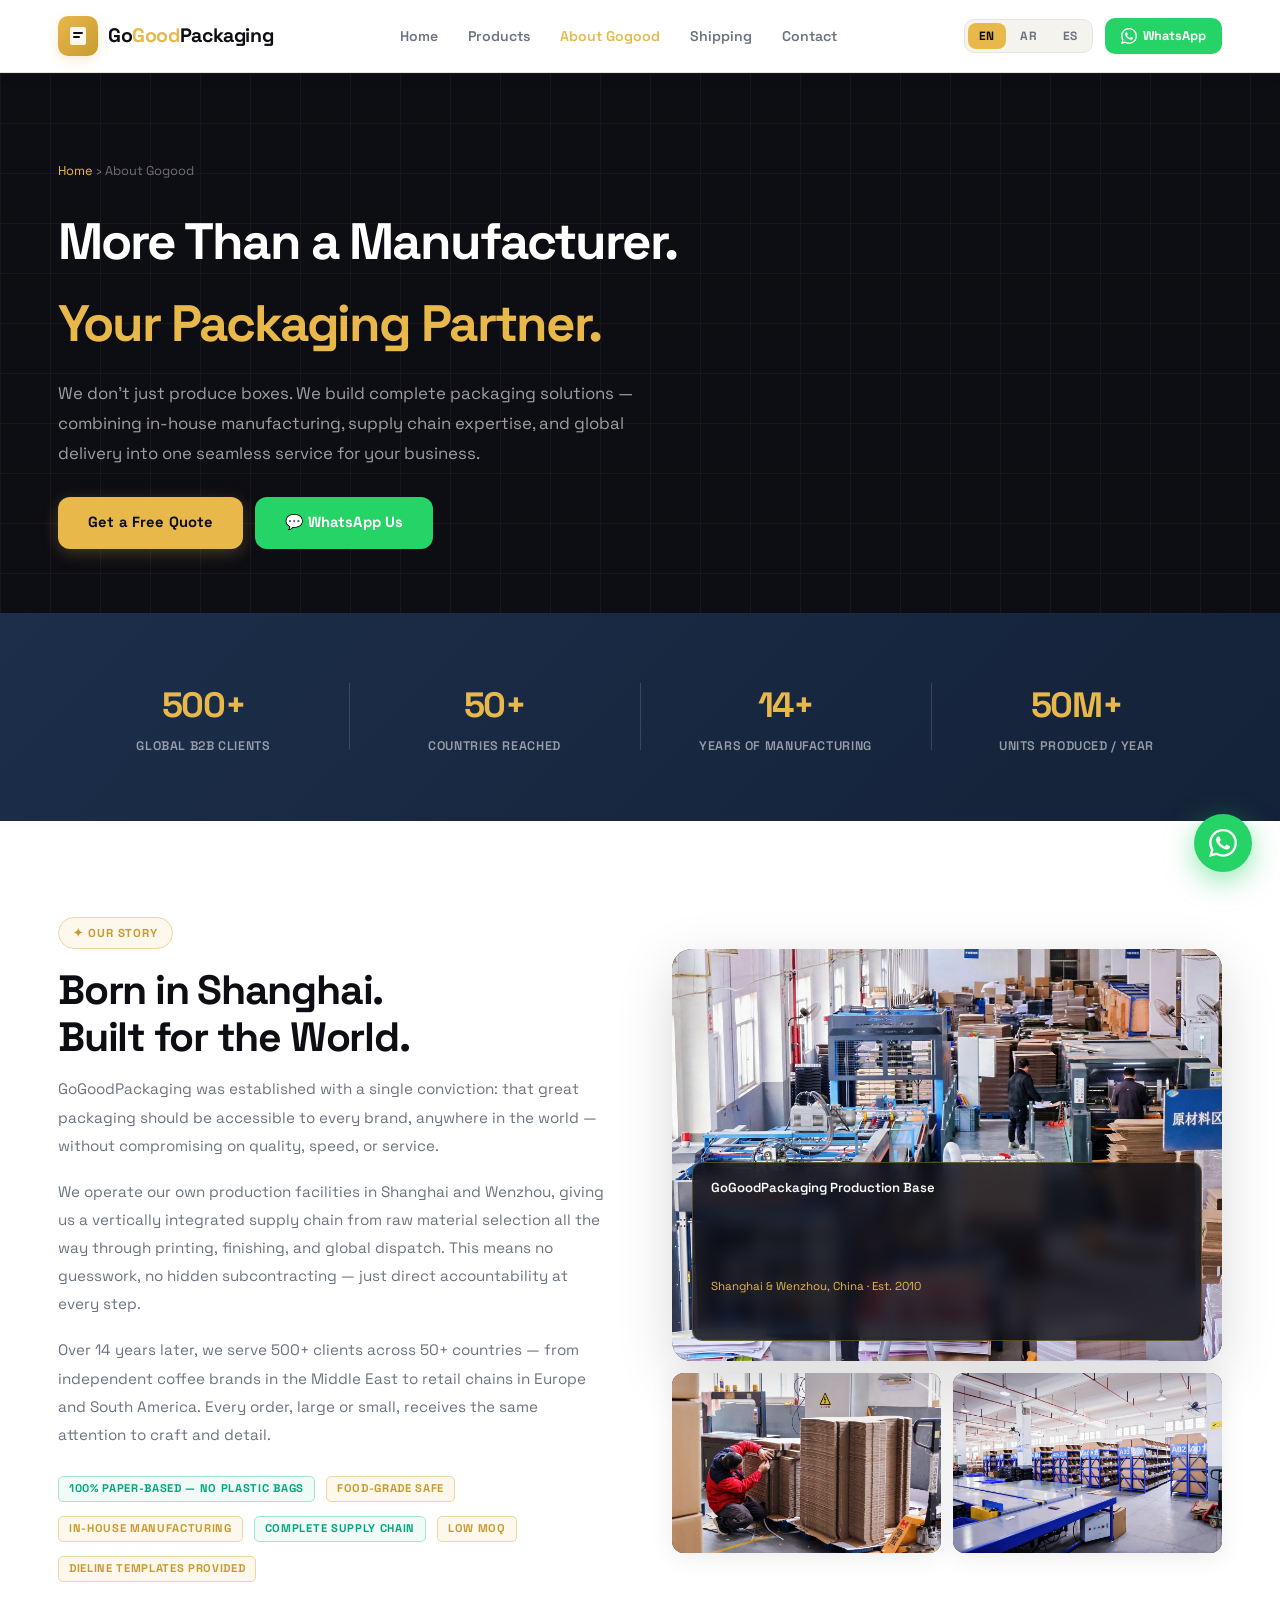
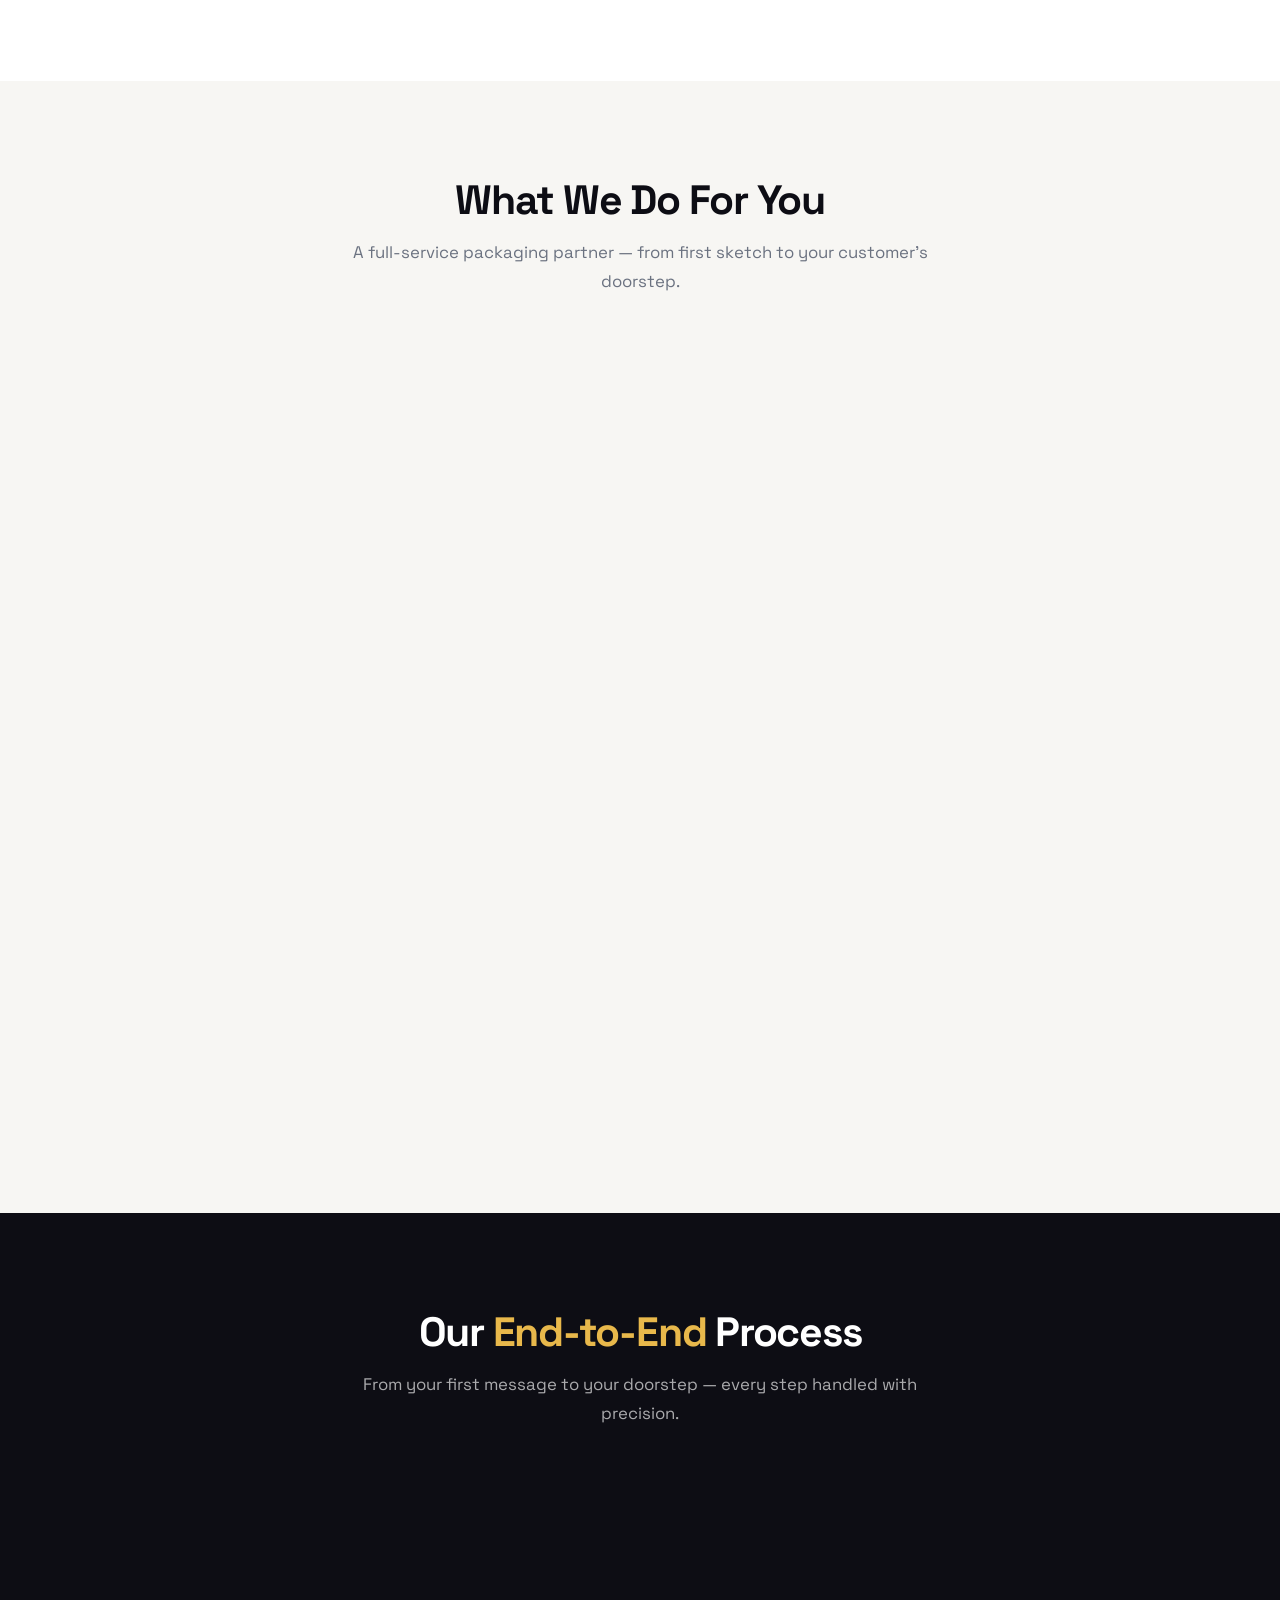
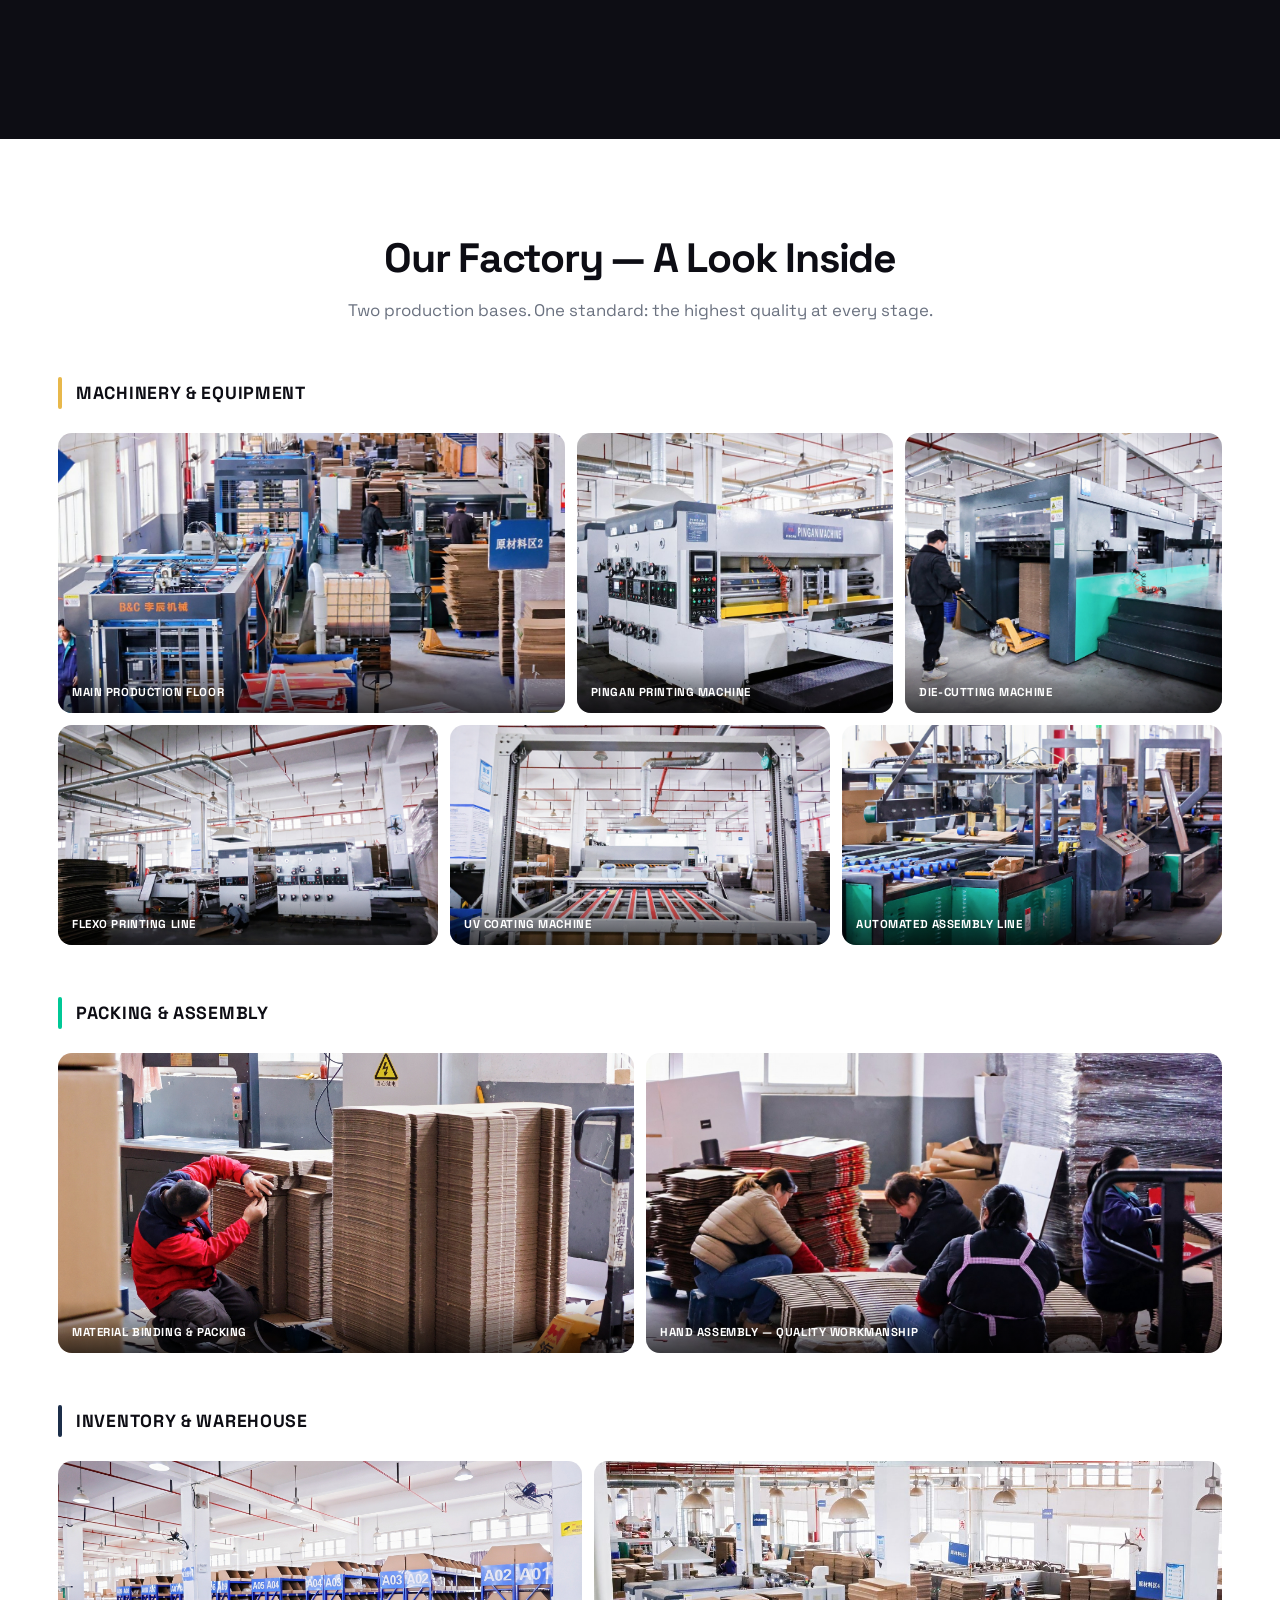
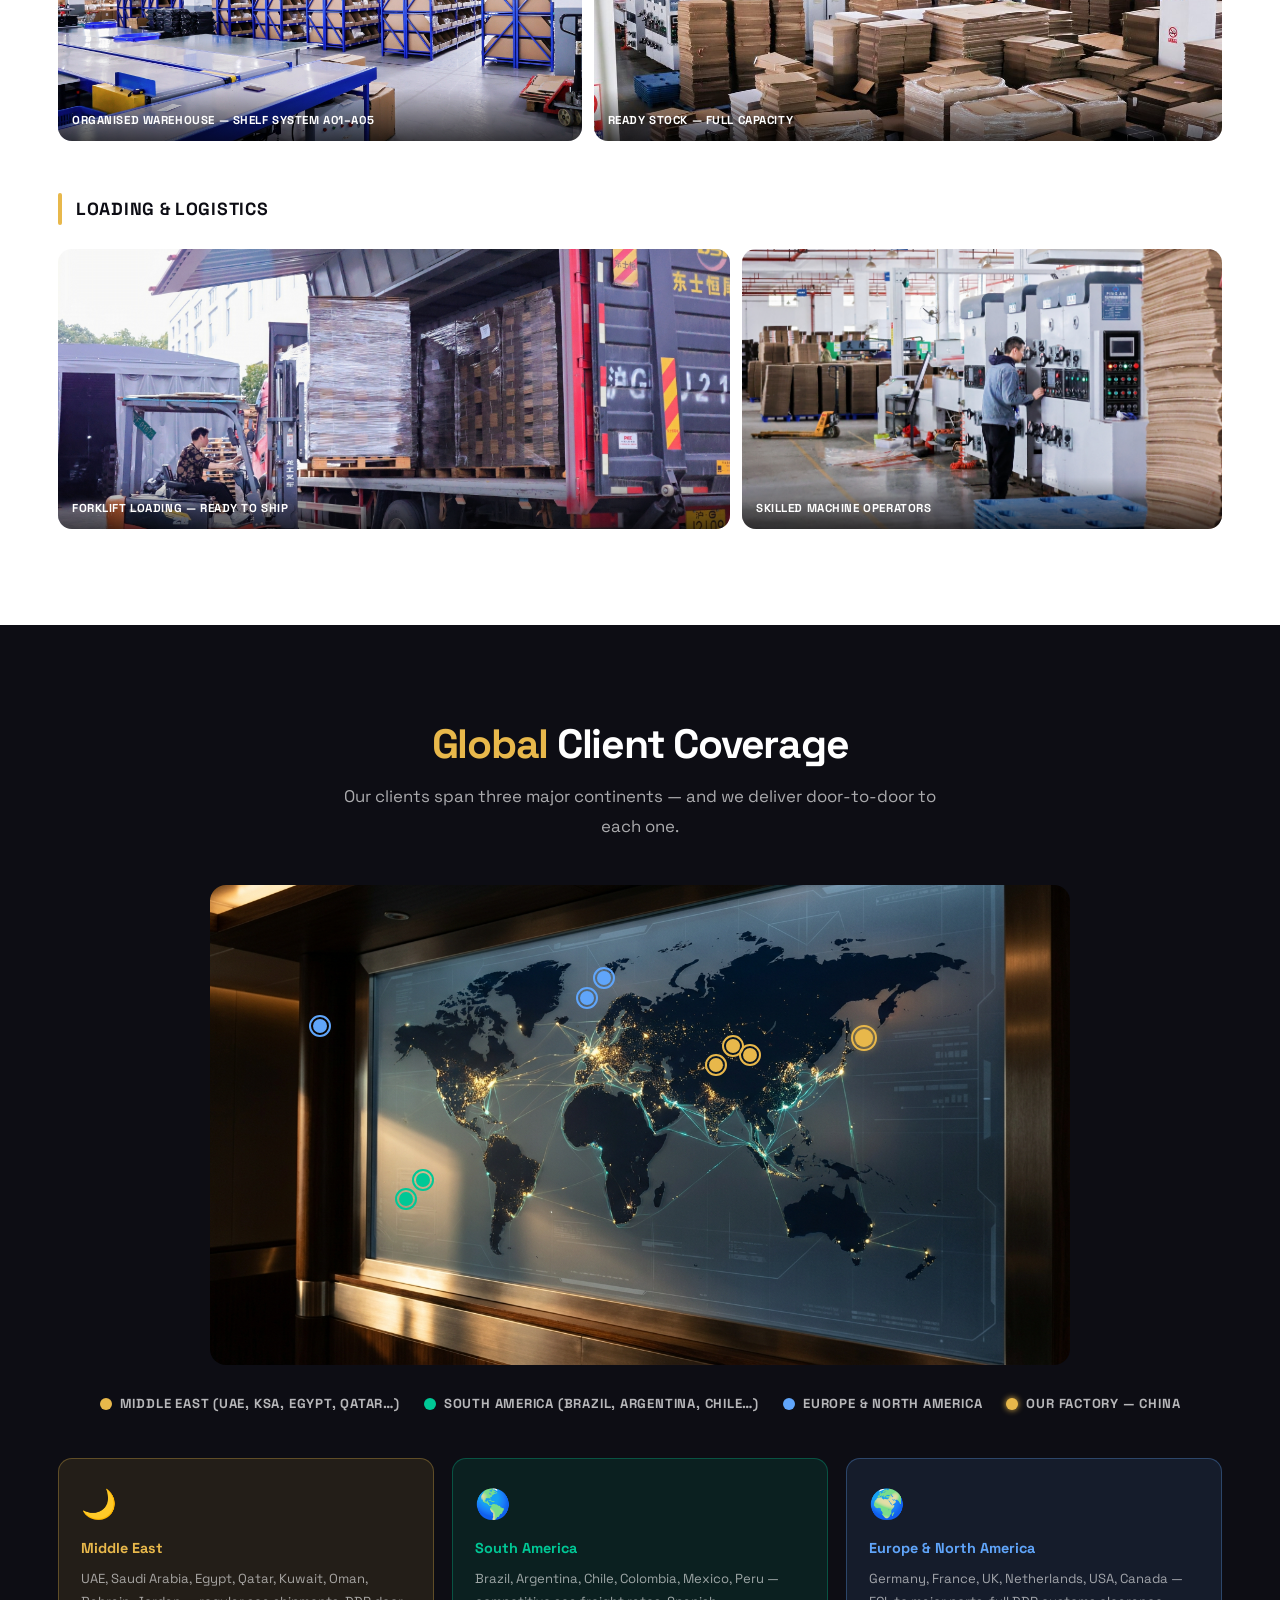
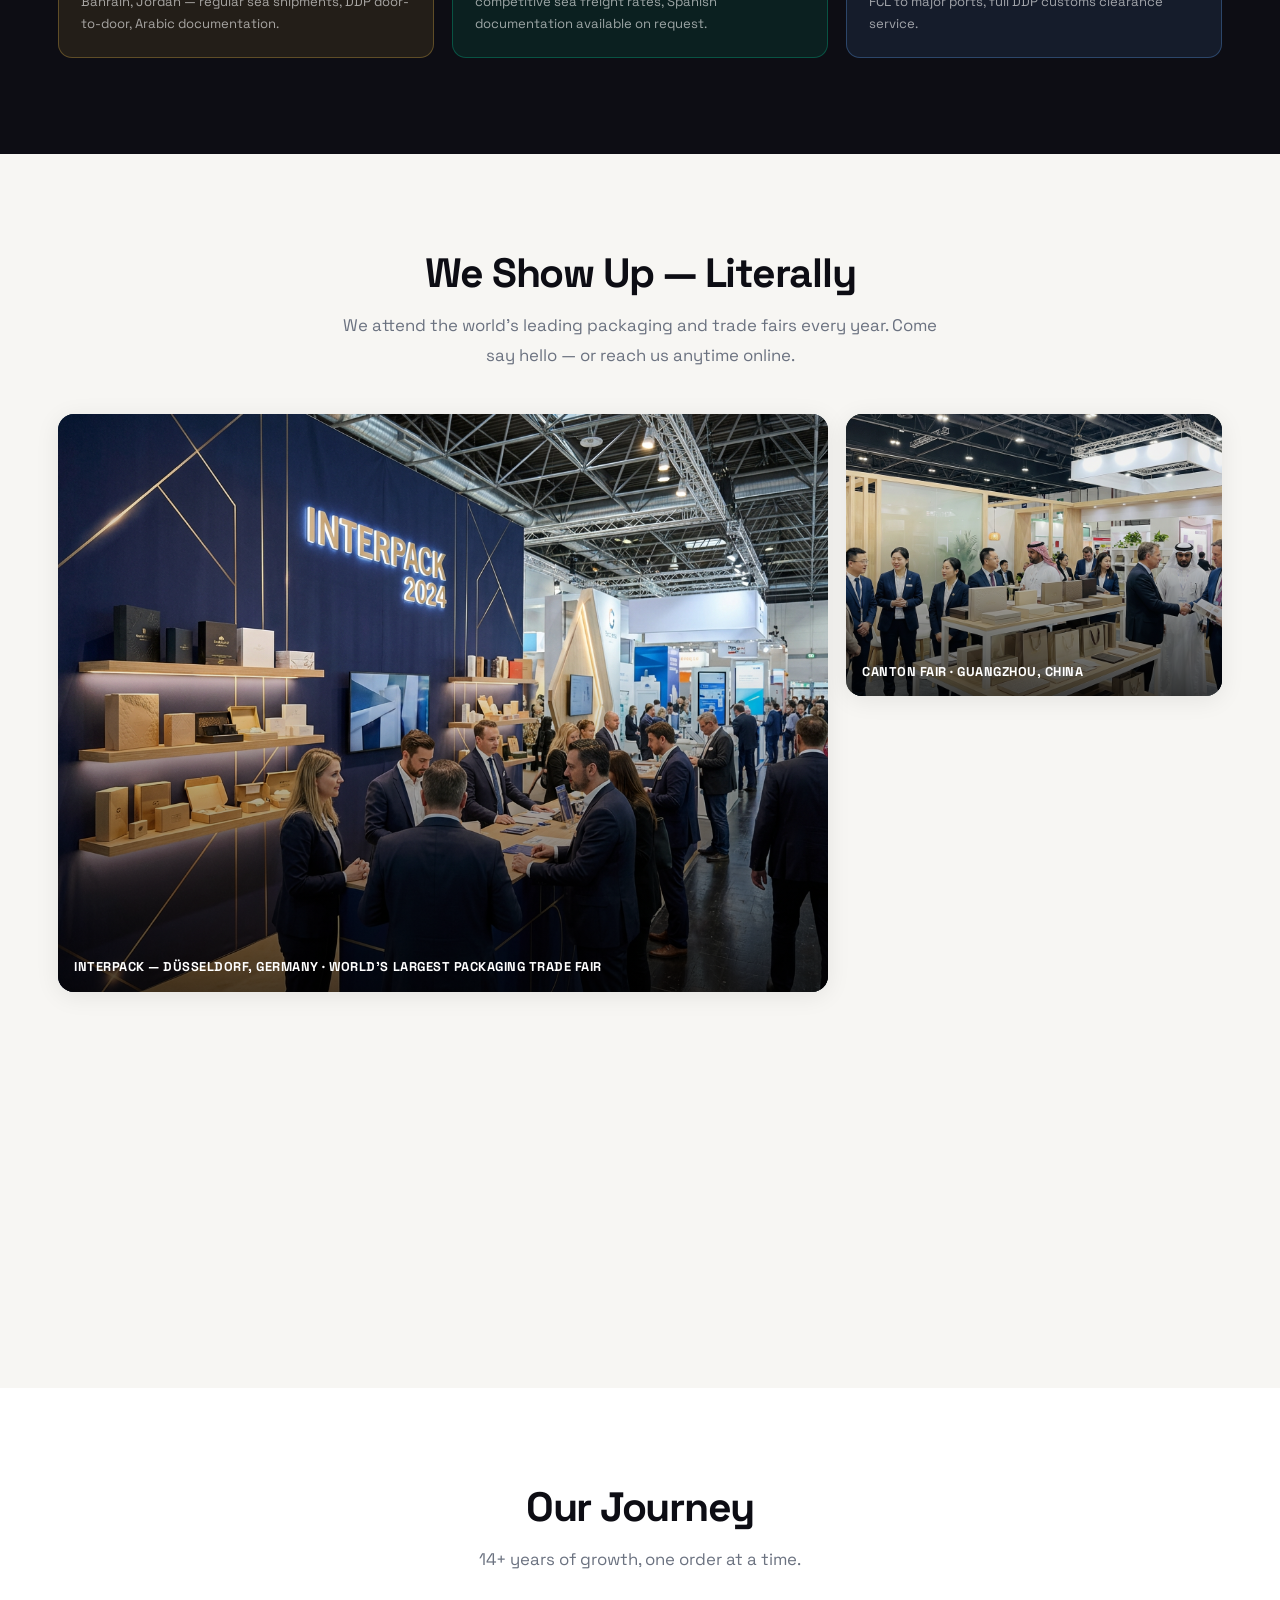
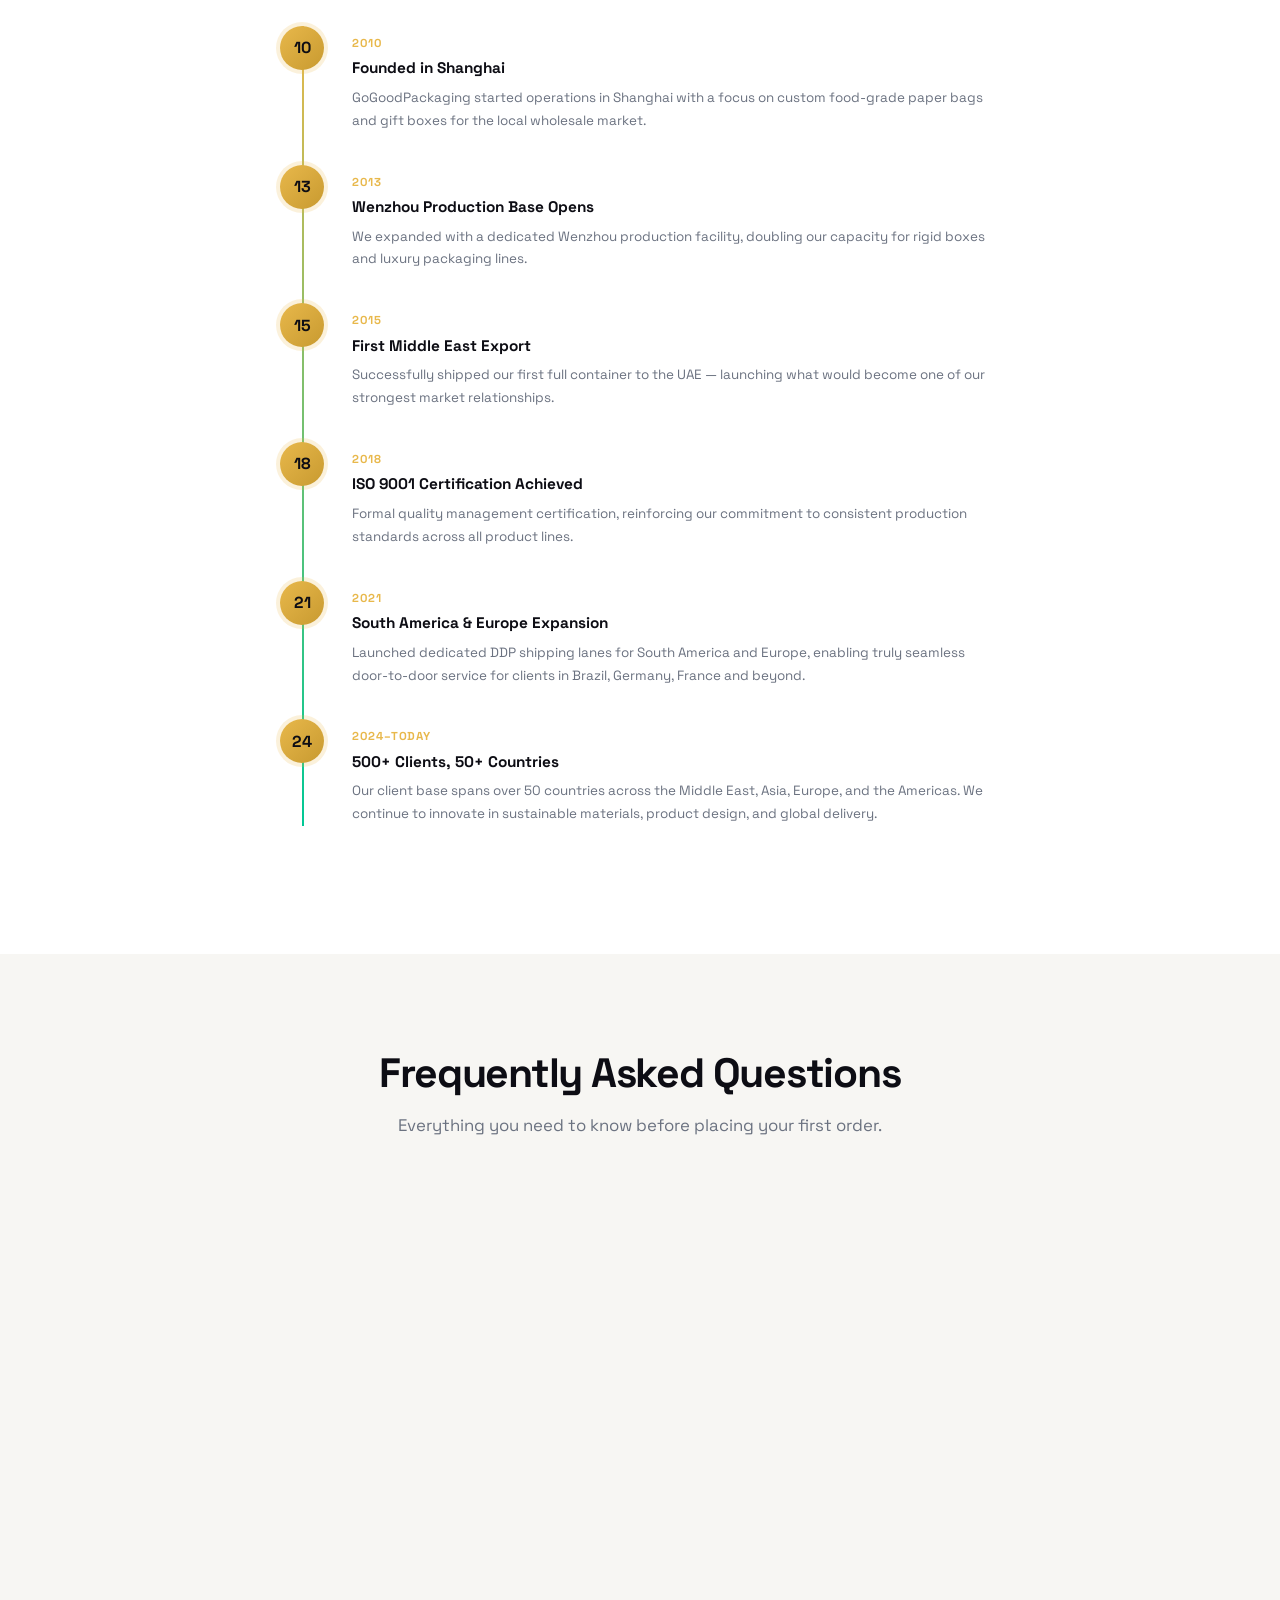
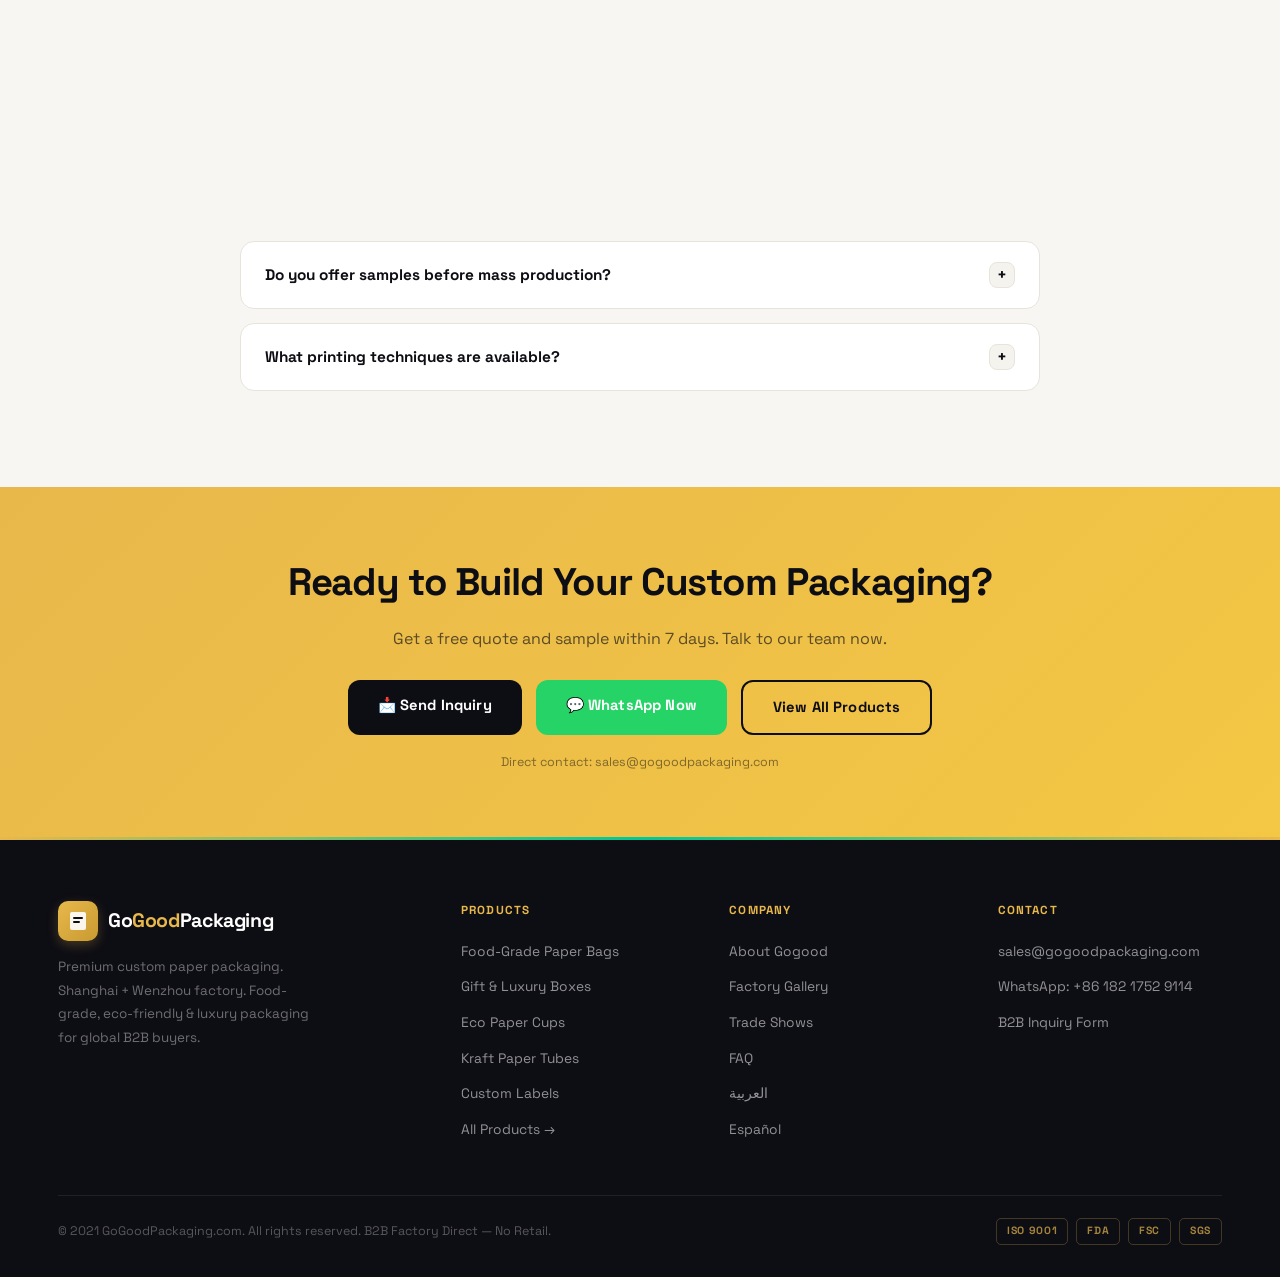
<file: about.html>
<!DOCTYPE html>
<html lang="en">
<head>
  <meta charset="UTF-8" />
  <meta name="viewport" content="width=device-width, initial-scale=1.0" />
  <title>About Gogood Packaging | Custom Paper Packaging Manufacturer China</title>
  <meta name="description" content="Learn about GoGoodPackaging — a leading custom paper packaging manufacturer from Shanghai & Wenzhou with 14+ years of experience, serving 500+ clients across 50+ countries." />
  <link rel="stylesheet" href="css/style.css" />
  <link rel="preconnect" href="https://fonts.googleapis.com" />
  <link rel="preconnect" href="https://fonts.gstatic.com" crossorigin />
  <link href="https://fonts.googleapis.com/css2?family=Space+Grotesk:wght@400;500;600;700;800&family=Inter:wght@300;400;500;600;700;800&family=Cairo:wght@400;600;700;800&display=swap" rel="stylesheet" />
  <style>
    /* ── About-page specific styles ── */
    .about-hero {
      background: var(--obsidian); padding: 88px 0 64px; position: relative; overflow: hidden;
    }
    .about-hero::before {
      content: ''; position: absolute; inset: 0; opacity: 0.06;
      background-image: linear-gradient(rgba(232,184,75,1) 1px, transparent 1px),
        linear-gradient(90deg, rgba(232,184,75,1) 1px, transparent 1px);
      background-size: 50px 50px;
    }
    .about-hero-inner { position: relative; z-index: 2; }
    .about-hero h1 {
      font-size: clamp(2rem, 4vw, 3.2rem); font-weight: 900;
      color: var(--white); letter-spacing: -0.04em; margin-bottom: 14px;
    }
    .about-hero p { color: rgba(255,255,255,0.6); font-size: 1.05rem; max-width: 600px; line-height: 1.78; }
    .about-hero .breadcrumb { color: rgba(255,255,255,0.4); font-size: 0.8rem; margin-bottom: 20px; }
    .about-hero .breadcrumb a { color: var(--gold); }

    /* Story section */
    .story-grid { display: grid; grid-template-columns: 1fr 1fr; gap: 64px; align-items: center; }
    .story-img-stack { position: relative; }
    .story-img-main {
      border-radius: var(--radius-lg); aspect-ratio: 4/3;
      background: linear-gradient(135deg, var(--warm), var(--warm2));
      display: flex; align-items: center; justify-content: center;
      font-size: 5rem; box-shadow: var(--shadow-lg); overflow: hidden; position: relative;
    }
    .story-img-overlay {
      position: absolute; bottom: 20px; left: 20px; right: 20px;
      background: rgba(13,13,20,0.8); backdrop-filter: blur(8px);
      border: 1px solid rgba(232,184,75,0.3); border-radius: 10px;
      padding: 14px 18px;
    }
    .story-img-overlay p { color: var(--white); font-size: 0.82rem; margin: 0; font-weight: 600; }
    .story-img-overlay span { color: var(--gold); font-size: 0.72rem; }
    .story-tag-row { display: flex; flex-wrap: wrap; gap: 8px; margin-top: 22px; }

    /* World map */
    .map-container {
      position: relative; max-width: 860px; margin: 0 auto;
    }
    .map-svg-bg {
      width: 100%; height: auto; display: block;
    }
    /* Dots positioned by % over the SVG */
    .map-dots { position: absolute; inset: 0; }

    /* Timeline */
    .timeline { position: relative; max-width: 720px; margin: 0 auto; }
    .timeline::before {
      content: ''; position: absolute; left: 22px; top: 0; bottom: 0;
      width: 2px; background: linear-gradient(to bottom, var(--gold), var(--mint));
    }
    .tl-item { display: flex; gap: 28px; margin-bottom: 32px; position: relative; }
    .tl-dot {
      flex-shrink: 0; width: 44px; height: 44px; border-radius: 50%;
      background: linear-gradient(135deg, var(--gold), var(--gold2));
      display: flex; align-items: center; justify-content: center;
      font-size: 1rem; font-weight: 800; color: var(--obsidian);
      box-shadow: 0 0 0 4px rgba(232,184,75,0.2); position: relative; z-index: 2;
    }
    .tl-body { padding-top: 8px; }
    .tl-year { font-size: 0.72rem; font-weight: 800; color: var(--gold); text-transform: uppercase; letter-spacing: 0.08em; margin-bottom: 4px; }
    .tl-title { font-size: 0.96rem; font-weight: 800; color: var(--obsidian); margin-bottom: 6px; }
    .tl-desc { font-size: 0.84rem; color: var(--steel); line-height: 1.7; }

    @media (max-width: 768px) {
      .story-grid { grid-template-columns: 1fr; }
    }
  </style>
</head>
<body>

<!-- HEADER -->
<header class="site-header">
  <div class="container">
    <nav class="nav-inner">
      <a href="index.html" class="logo">
        <div class="logo-icon">
          <svg viewBox="0 0 22 22" fill="none"><rect x="3" y="2" width="16" height="18" rx="2" fill="white" opacity="0.9"/><path d="M7 8h8M7 12h5" stroke="#0D0D14" stroke-width="2" stroke-linecap="round"/></svg>
        </div>
        <span>Go<span class="brand-good">Good</span>Packaging</span>
      </a>
      <ul class="nav-links">
        <li><a href="index.html">Home</a></li>
        <li><a href="products.html">Products</a></li>
        <li><a href="about.html" style="color:var(--gold)">About Gogood</a></li>
        <li><a href="index.html#logistics">Shipping</a></li>
        <li><a href="index.html#contact">Contact</a></li>
      </ul>
      <div class="nav-right">
        <div class="lang-switcher">
          <button class="lang-btn active" data-lang="en">EN</button>
          <button class="lang-btn" data-lang="ar">AR</button>
          <button class="lang-btn" data-lang="es">ES</button>
        </div>
        <a href="https://wa.me/8618217529114" target="_blank" class="nav-wa">
          <svg viewBox="0 0 24 24" fill="currentColor"><path d="M17.472 14.382c-.297-.149-1.758-.867-2.03-.967-.273-.099-.471-.148-.67.15-.197.297-.767.966-.94 1.164-.173.199-.347.223-.644.075-.297-.15-1.255-.463-2.39-1.475-.883-.788-1.48-1.761-1.653-2.059-.173-.297-.018-.458.13-.606.134-.133.298-.347.446-.52.149-.174.198-.298.298-.497.099-.198.05-.371-.025-.52-.075-.149-.669-1.612-.916-2.207-.242-.579-.487-.5-.669-.51-.173-.008-.371-.01-.57-.01-.198 0-.52.074-.792.372-.272.297-1.04 1.016-1.04 2.479 0 1.462 1.065 2.875 1.213 3.074.149.198 2.096 3.2 5.077 4.487.709.306 1.262.489 1.694.625.712.227 1.36.195 1.871.118.571-.085 1.758-.719 2.006-1.413.248-.694.248-1.289.173-1.413-.074-.124-.272-.198-.57-.347m-5.421 7.403h-.004a9.87 9.87 0 01-5.031-1.378l-.361-.214-3.741.982.998-3.648-.235-.374a9.86 9.86 0 01-1.51-5.26c.001-5.45 4.436-9.884 9.888-9.884 2.64 0 5.122 1.03 6.988 2.898a9.825 9.825 0 012.893 6.994c-.003 5.45-4.437 9.884-9.885 9.884m8.413-18.297A11.815 11.815 0 0012.05 0C5.495 0 .16 5.335.157 11.892c0 2.096.547 4.142 1.588 5.945L.057 24l6.305-1.654a11.882 11.882 0 005.683 1.448h.005c6.554 0 11.89-5.335 11.893-11.893a11.821 11.821 0 00-3.48-8.413z"/></svg>
          WhatsApp
        </a>
        <button class="mobile-toggle" aria-label="Toggle menu"><span></span><span></span><span></span></button>
      </div>
    </nav>
  </div>
</header>

<!-- HERO -->
<section class="about-hero">
  <div class="container about-hero-inner">
    <div class="breadcrumb"><a href="index.html">Home</a> &rsaquo; About Gogood</div>
    <h1>More Than a Manufacturer.<br /><span style="color:var(--gold)">Your Packaging Partner.</span></h1>
    <p>We don't just produce boxes. We build complete packaging solutions — combining in-house manufacturing, supply chain expertise, and global delivery into one seamless service for your business.</p>
    <div style="margin-top:28px;display:flex;gap:12px;flex-wrap:wrap">
      <a href="index.html#contact" class="btn btn-primary">Get a Free Quote</a>
      <a href="https://wa.me/8618217529114" target="_blank" class="btn btn-wa">💬 WhatsApp Us</a>
    </div>
  </div>
</section>

<!-- CLIENT STATS BAR -->
<div class="client-stats-bar">
  <div class="container">
    <div class="client-stats-grid">
      <div class="client-stat-item">
        <div class="client-stat-num count-up" data-target="500" data-suffix="+">500+</div>
        <div class="client-stat-label">Global B2B Clients</div>
      </div>
      <div class="client-stat-item">
        <div class="client-stat-num">50+</div>
        <div class="client-stat-label">Countries Reached</div>
      </div>
      <div class="client-stat-item">
        <div class="client-stat-num">14+</div>
        <div class="client-stat-label">Years of Manufacturing</div>
      </div>
      <div class="client-stat-item">
        <div class="client-stat-num">50M+</div>
        <div class="client-stat-label">Units Produced / Year</div>
      </div>
    </div>
  </div>
</div>

<!-- OUR STORY -->
<section class="section">
  <div class="container">
    <div class="story-grid">
      <div>
        <div style="display:inline-flex;align-items:center;gap:8px;background:var(--tag-bg);border:1px solid #EAD8A0;color:var(--gold2);font-size:0.72rem;font-weight:800;letter-spacing:0.08em;text-transform:uppercase;padding:6px 14px;border-radius:20px;margin-bottom:18px">
          ✦ Our Story
        </div>
        <h2 class="section-title">Born in Shanghai.<br />Built for the World.</h2>
        <p style="color:var(--steel);font-size:0.95rem;line-height:1.85;margin-bottom:18px">
          GoGoodPackaging was established with a single conviction: that great packaging should be accessible to every brand, anywhere in the world — without compromising on quality, speed, or service.
        </p>
        <p style="color:var(--steel);font-size:0.95rem;line-height:1.85;margin-bottom:18px">
          We operate our own production facilities in Shanghai and Wenzhou, giving us a vertically integrated supply chain from raw material selection all the way through printing, finishing, and global dispatch. This means no guesswork, no hidden subcontracting — just direct accountability at every step.
        </p>
        <p style="color:var(--steel);font-size:0.95rem;line-height:1.85;margin-bottom:24px">
          Over 14 years later, we serve 500+ clients across 50+ countries — from independent coffee brands in the Middle East to retail chains in Europe and South America. Every order, large or small, receives the same attention to craft and detail.
        </p>
        <div class="story-tag-row">
          <span class="tag green">100% Paper-Based — No Plastic Bags</span>
          <span class="tag">Food-Grade Safe</span>
          <span class="tag">In-House Manufacturing</span>
          <span class="tag green">Complete Supply Chain</span>
          <span class="tag">Low MOQ</span>
          <span class="tag">Dieline Templates Provided</span>
        </div>
      </div>
      <div class="story-img-stack">
        <div class="story-img-main" style="background:linear-gradient(135deg,#1C2E4A,#0D1820)">
          <img src="images/factory/factory-production-floor.jpg" alt="GoGoodPackaging Factory" style="width:100%;height:100%;object-fit:cover;position:absolute;inset:0" />
          <div class="story-img-overlay">
            <p>GoGoodPackaging Production Base</p>
            <span>Shanghai &amp; Wenzhou, China · Est. 2010</span>
          </div>
        </div>
        <div style="display:grid;grid-template-columns:1fr 1fr;gap:12px;margin-top:12px">
          <div style="border-radius:12px;aspect-ratio:3/2;background:#1A2E1A;overflow:hidden;box-shadow:var(--shadow)"><img src="images/factory/factory-packing-worker.png" alt="Assembly Line" style="width:100%;height:100%;object-fit:cover" /></div>
          <div style="border-radius:12px;aspect-ratio:3/2;background:#2E1A0D;overflow:hidden;box-shadow:var(--shadow)"><img src="images/factory/factory-warehouse-shelves.png" alt="Warehouse" style="width:100%;height:100%;object-fit:cover" /></div>
        </div>
      </div>
    </div>
  </div>
</section>

<!-- WHAT WE DO — CAPABILITIES -->
<section class="section section-warm">
  <div class="container">
    <div style="text-align:center;margin-bottom:52px">
      <h2 class="section-title">What We Do For You</h2>
      <p class="section-sub" style="margin:0 auto">A full-service packaging partner — from first sketch to your customer's doorstep.</p>
    </div>
    <div class="capability-grid">
      <div class="capability-card">
        <div class="capability-icon">🎨</div>
        <h4>Design &amp; Development</h4>
        <p>We provide structural dieline templates so your team can prepare print-ready artwork. Once received, we review and deliver a 3D mockup before a single sheet of paper is printed.</p>
        <ul>
          <li>Structural dieline templates provided</li>
          <li>3D mockup before production</li>
          <li>Pantone &amp; CMYK color matching</li>
          <li>Artwork review &amp; optimization</li>
        </ul>
      </div>
      <div class="capability-card">
        <div class="capability-icon">🏭</div>
        <h4>In-House Manufacturing</h4>
        <p>We manufacture in our own factories — giving us total control over quality, lead times, and cost. No outsourcing guesswork. No middlemen. Direct from our press to your pallets.</p>
        <ul>
          <li>6-color offset printing</li>
          <li>UV, embossing, hot stamping, foiling</li>
          <li>Full die-cutting &amp; assembly</li>
          <li>50M+ units annual capacity</li>
        </ul>
      </div>
      <div class="capability-card">
        <div class="capability-icon">🔗</div>
        <h4>Complete Supply Chain</h4>
        <p>From sourcing the right paper stock to delivering the finished product — we manage an integrated supply chain, so your project stays on time and on budget every time.</p>
        <ul>
          <li>Raw material sourcing &amp; QC</li>
          <li>Strict production scheduling</li>
          <li>Final inspection before shipment</li>
          <li>Export documentation included</li>
        </ul>
      </div>
      <div class="capability-card">
        <div class="capability-icon">🌿</div>
        <h4>Eco &amp; Compliance</h4>
        <p>We are committed to sustainable materials — all our products are paper-based, free of plastic bag components, and certified food-safe where applicable.</p>
        <ul>
          <li>FDA &amp; EU food-contact certified</li>
          <li>FSC-certified paper available</li>
          <li>Water-based food-safe inks</li>
          <li>Compostable PLA-coated options</li>
        </ul>
      </div>
      <div class="capability-card">
        <div class="capability-icon">📋</div>
        <h4>Custom Material Consulting</h4>
        <p>Not sure what material suits your market or product? We advise on the best paper grades, coatings, print techniques, and finishes for your specific use case and budget.</p>
        <ul>
          <li>Kraft, coated, rigid board options</li>
          <li>Gloss, matte, soft-touch lamination</li>
          <li>Food-safe coating guidance</li>
          <li>Cost-per-unit optimization</li>
        </ul>
      </div>
      <div class="capability-card">
        <div class="capability-icon">🌍</div>
        <h4>Multi-Country Door-to-Door</h4>
        <p>We deliver directly to your door. From factory gates in China to warehouses in the Middle East, South America, Europe, or the USA — our logistics team coordinates it all.</p>
        <ul>
          <li>Sea freight: FCL &amp; LCL</li>
          <li>Air freight for urgent orders</li>
          <li>DDP/DDU door-to-door service</li>
          <li>Arabic &amp; English documentation</li>
        </ul>
      </div>
    </div>
  </div>
</section>

<!-- SUPPLY CHAIN FLOW -->
<section class="section section-dark">
  <div class="container">
    <div style="text-align:center;margin-bottom:44px">
      <h2 class="section-title light">Our <span class="accent">End-to-End</span> Process</h2>
      <p class="section-sub light" style="margin:0 auto">From your first message to your doorstep — every step handled with precision.</p>
    </div>
    <div class="supply-chain">
      <div class="sc-step">
        <div class="sc-icon">💬</div>
        <div class="sc-title">Inquiry</div>
        <div class="sc-sub">Tell us your needs</div>
      </div>
      <div class="sc-step">
        <div class="sc-icon">💡</div>
        <div class="sc-title">Design</div>
        <div class="sc-sub">Free mockup &amp; artwork</div>
      </div>
      <div class="sc-step">
        <div class="sc-icon">🧾</div>
        <div class="sc-title">Sample</div>
        <div class="sc-sub">Physical in 5–7 days</div>
      </div>
      <div class="sc-step">
        <div class="sc-icon">✅</div>
        <div class="sc-title">Approval</div>
        <div class="sc-sub">Confirm &amp; deposit</div>
      </div>
      <div class="sc-step">
        <div class="sc-icon">🏭</div>
        <div class="sc-title">Production</div>
        <div class="sc-sub">2–3 weeks mass run</div>
      </div>
      <div class="sc-step">
        <div class="sc-icon">🔬</div>
        <div class="sc-title">QC Check</div>
        <div class="sc-sub">100% inspection</div>
      </div>
      <div class="sc-step">
        <div class="sc-icon">🚢</div>
        <div class="sc-title">Shipping</div>
        <div class="sc-sub">Sea / air / express</div>
      </div>
      <div class="sc-step">
        <div class="sc-icon">🚪</div>
        <div class="sc-title">Your Door</div>
        <div class="sc-sub">DDP worldwide</div>
      </div>
    </div>
  </div>
</section>

<!-- FACTORY GALLERY -->
<section class="section" id="factory">
  <div class="container">
    <div style="text-align:center;margin-bottom:52px">
      <h2 class="section-title">Our Factory — A Look Inside</h2>
      <p class="section-sub" style="margin:0 auto">Two production bases. One standard: the highest quality at every stage.</p>
    </div>

    <!-- CATEGORY 1: MACHINERY & EQUIPMENT -->
    <div style="margin-bottom:52px">
      <div style="display:flex;align-items:center;gap:14px;margin-bottom:24px">
        <div style="width:4px;height:32px;background:var(--gold);border-radius:2px;flex-shrink:0"></div>
        <h3 style="font-size:1.1rem;font-weight:700;color:var(--ink);margin:0;letter-spacing:0.04em;text-transform:uppercase">Machinery &amp; Equipment</h3>
      </div>
      <!-- Row 1: 1 large + 2 medium -->
      <div style="display:grid;grid-template-columns:1.6fr 1fr 1fr;gap:12px;margin-bottom:12px">
        <div style="position:relative;border-radius:14px;overflow:hidden;height:280px">
          <img src="images/factory/factory-production-floor.jpg" alt="Production floor overview" style="width:100%;height:100%;object-fit:cover" />
          <div class="fg-label">Main Production Floor</div>
        </div>
        <div style="position:relative;border-radius:14px;overflow:hidden;height:280px">
          <img src="images/factory/factory-pingan-machine.jpg" alt="PINGAN printing machine" style="width:100%;height:100%;object-fit:cover" />
          <div class="fg-label">PINGAN Printing Machine</div>
        </div>
        <div style="position:relative;border-radius:14px;overflow:hidden;height:280px">
          <img src="images/factory/factory-large-machine.png" alt="Large die-cutting machine" style="width:100%;height:100%;object-fit:cover" />
          <div class="fg-label">Die-Cutting Machine</div>
        </div>
      </div>
      <!-- Row 2: 3 equal -->
      <div style="display:grid;grid-template-columns:repeat(3,1fr);gap:12px">
        <div style="position:relative;border-radius:14px;overflow:hidden;height:220px">
          <img src="images/factory/factory-printing-machine.png" alt="Flexo printing machine" style="width:100%;height:100%;object-fit:cover" />
          <div class="fg-label">Flexo Printing Line</div>
        </div>
        <div style="position:relative;border-radius:14px;overflow:hidden;height:220px">
          <img src="images/factory/factory-uv-machine.png" alt="UV coating machine" style="width:100%;height:100%;object-fit:cover" />
          <div class="fg-label">UV Coating Machine</div>
        </div>
        <div style="position:relative;border-radius:14px;overflow:hidden;height:220px">
          <img src="images/factory/factory-auto-line.jpg" alt="Automated production line" style="width:100%;height:100%;object-fit:cover" />
          <div class="fg-label">Automated Assembly Line</div>
        </div>
      </div>
    </div>

    <!-- CATEGORY 2: PACKING & ASSEMBLY -->
    <div style="margin-bottom:52px">
      <div style="display:flex;align-items:center;gap:14px;margin-bottom:24px">
        <div style="width:4px;height:32px;background:var(--mint);border-radius:2px;flex-shrink:0"></div>
        <h3 style="font-size:1.1rem;font-weight:700;color:var(--ink);margin:0;letter-spacing:0.04em;text-transform:uppercase">Packing &amp; Assembly</h3>
      </div>
      <div style="display:grid;grid-template-columns:1fr 1fr;gap:12px">
        <div style="position:relative;border-radius:14px;overflow:hidden;height:300px">
          <img src="images/factory/factory-packing-worker.png" alt="Worker packing boxes" style="width:100%;height:100%;object-fit:cover" />
          <div class="fg-label">Material Binding &amp; Packing</div>
        </div>
        <div style="position:relative;border-radius:14px;overflow:hidden;height:300px">
          <img src="images/factory/factory-hand-assembly.png" alt="Workers hand assembling packaging" style="width:100%;height:100%;object-fit:cover" />
          <div class="fg-label">Hand Assembly — Quality Workmanship</div>
        </div>
      </div>
    </div>

    <!-- CATEGORY 3: INVENTORY & WAREHOUSE -->
    <div style="margin-bottom:52px">
      <div style="display:flex;align-items:center;gap:14px;margin-bottom:24px">
        <div style="width:4px;height:32px;background:var(--navy);border-radius:2px;flex-shrink:0"></div>
        <h3 style="font-size:1.1rem;font-weight:700;color:var(--ink);margin:0;letter-spacing:0.04em;text-transform:uppercase">Inventory &amp; Warehouse</h3>
      </div>
      <div style="display:grid;grid-template-columns:1fr 1.2fr;gap:12px">
        <div style="position:relative;border-radius:14px;overflow:hidden;height:280px">
          <img src="images/factory/factory-warehouse-shelves.png" alt="Warehouse shelving system A01-A05" style="width:100%;height:100%;object-fit:cover" />
          <div class="fg-label">Organised Warehouse — Shelf System A01–A05</div>
        </div>
        <div style="position:relative;border-radius:14px;overflow:hidden;height:280px">
          <img src="images/factory/factory-stock-inventory.jpg" alt="Large stock inventory" style="width:100%;height:100%;object-fit:cover" />
          <div class="fg-label">Ready Stock — Full Capacity</div>
        </div>
      </div>
    </div>

    <!-- CATEGORY 4: LOADING & LOGISTICS -->
    <div>
      <div style="display:flex;align-items:center;gap:14px;margin-bottom:24px">
        <div style="width:4px;height:32px;background:#E8B84B;border-radius:2px;flex-shrink:0"></div>
        <h3 style="font-size:1.1rem;font-weight:700;color:var(--ink);margin:0;letter-spacing:0.04em;text-transform:uppercase">Loading &amp; Logistics</h3>
      </div>
      <div style="display:grid;grid-template-columns:1.4fr 1fr;gap:12px">
        <div style="position:relative;border-radius:14px;overflow:hidden;height:280px">
          <img src="images/factory/factory-loading-truck.png" alt="Forklift loading pallets onto truck" style="width:100%;height:100%;object-fit:cover" />
          <div class="fg-label">Forklift Loading — Ready to Ship</div>
        </div>
        <div style="position:relative;border-radius:14px;overflow:hidden;height:280px">
          <img src="images/factory/factory-operator.png" alt="Operator running machine" style="width:100%;height:100%;object-fit:cover" />
          <div class="fg-label">Skilled Machine Operators</div>
        </div>
      </div>
    </div>

  </div>
</section>

<!-- GLOBAL REACH MAP -->
<section class="section section-dark">
  <div class="container">
    <div style="text-align:center;margin-bottom:44px">
      <h2 class="section-title light"><span class="accent">Global</span> Client Coverage</h2>
      <p class="section-sub light" style="margin:0 auto">Our clients span three major continents — and we deliver door-to-door to each one.</p>
    </div>

    <!-- SVG World Map with dots -->
    <div class="map-container" style="position:relative;max-width:860px;margin:0 auto">
      <img src="images/map/world-map-bg.png" alt="Global Coverage Map" style="width:100%;height:auto;display:block;border-radius:16px" />

      <!-- Animated dots: Middle East -->
      <div style="position:absolute;top:32%;left:60%;transform:translate(-50%,-50%)">
        <div class="map-dot gold" title="Middle East"></div>
      </div>
      <div style="position:absolute;top:34%;left:62%;transform:translate(-50%,-50%)">
        <div class="map-dot gold"></div>
      </div>
      <div style="position:absolute;top:36%;left:58%;transform:translate(-50%,-50%)">
        <div class="map-dot gold"></div>
      </div>

      <!-- South America -->
      <div style="position:absolute;top:64%;left:22%;transform:translate(-50%,-50%)">
        <div class="map-dot mint"></div>
      </div>
      <div style="position:absolute;top:60%;left:24%;transform:translate(-50%,-50%)">
        <div class="map-dot mint"></div>
      </div>

      <!-- Europe -->
      <div style="position:absolute;top:22%;left:43%;transform:translate(-50%,-50%)">
        <div class="map-dot blue"></div>
      </div>
      <div style="position:absolute;top:18%;left:45%;transform:translate(-50%,-50%)">
        <div class="map-dot blue"></div>
      </div>

      <!-- North America -->
      <div style="position:absolute;top:28%;left:12%;transform:translate(-50%,-50%)">
        <div class="map-dot blue"></div>
      </div>

      <!-- China (origin) -->
      <div style="position:absolute;top:30%;left:75%;transform:translate(-50%,-50%)">
        <div class="map-dot" style="background:var(--gold);color:var(--gold);width:18px;height:18px;box-shadow:0 0 12px var(--gold)"></div>
      </div>
    </div>

    <div class="map-legend">
      <div class="map-legend-item">
        <div class="map-legend-dot" style="background:var(--gold)"></div> Middle East (UAE, KSA, Egypt, Qatar…)
      </div>
      <div class="map-legend-item">
        <div class="map-legend-dot" style="background:var(--mint)"></div> South America (Brazil, Argentina, Chile…)
      </div>
      <div class="map-legend-item">
        <div class="map-legend-dot" style="background:#60A5FA"></div> Europe &amp; North America
      </div>
      <div class="map-legend-item">
        <div class="map-legend-dot" style="background:var(--gold);box-shadow:0 0 6px var(--gold)"></div> Our Factory — China
      </div>
    </div>

    <!-- Region cards -->
    <div style="display:grid;grid-template-columns:repeat(3,1fr);gap:18px;margin-top:44px">
      <div style="background:rgba(232,184,75,0.1);border:1px solid rgba(232,184,75,0.3);border-radius:14px;padding:22px">
        <div style="font-size:1.8rem;margin-bottom:10px">🌙</div>
        <h4 style="color:var(--gold);font-size:0.9rem;font-weight:800;margin-bottom:8px">Middle East</h4>
        <p style="color:rgba(255,255,255,0.6);font-size:0.82rem;line-height:1.7">UAE, Saudi Arabia, Egypt, Qatar, Kuwait, Oman, Bahrain, Jordan — regular sea shipments, DDP door-to-door, Arabic documentation.</p>
      </div>
      <div style="background:rgba(0,200,150,0.1);border:1px solid rgba(0,200,150,0.3);border-radius:14px;padding:22px">
        <div style="font-size:1.8rem;margin-bottom:10px">🌎</div>
        <h4 style="color:var(--mint);font-size:0.9rem;font-weight:800;margin-bottom:8px">South America</h4>
        <p style="color:rgba(255,255,255,0.6);font-size:0.82rem;line-height:1.7">Brazil, Argentina, Chile, Colombia, Mexico, Peru — competitive sea freight rates, Spanish documentation available on request.</p>
      </div>
      <div style="background:rgba(96,165,250,0.1);border:1px solid rgba(96,165,250,0.3);border-radius:14px;padding:22px">
        <div style="font-size:1.8rem;margin-bottom:10px">🌍</div>
        <h4 style="color:#60A5FA;font-size:0.9rem;font-weight:800;margin-bottom:8px">Europe &amp; North America</h4>
        <p style="color:rgba(255,255,255,0.6);font-size:0.82rem;line-height:1.7">Germany, France, UK, Netherlands, USA, Canada — FCL to major ports, full DDP customs clearance service.</p>
      </div>
    </div>
  </div>
</section>

<!-- TRADE SHOWS -->
<section class="section section-warm" id="tradeshow">
  <div class="container">
    <div style="text-align:center;margin-bottom:44px">
      <h2 class="section-title">We Show Up — Literally</h2>
      <p class="section-sub" style="margin:0 auto">We attend the world's leading packaging and trade fairs every year. Come say hello — or reach us anytime online.</p>
    </div>
    <div class="tradeshow-grid">
      <div class="tradeshow-card" style="background:linear-gradient(135deg,#1C2E4A,#0D1820);grid-column:span 2">
        <img src="images/tradeshow/tradeshow-booth-wide.png" alt="Interpack Trade Show" style="width:100%;height:100%;object-fit:cover;position:absolute;inset:0" />
        <div class="ts-overlay"></div>
        <div class="ts-label">Interpack — Düsseldorf, Germany · World's Largest Packaging Trade Fair</div>
      </div>
      <div class="tradeshow-card" style="background:linear-gradient(135deg,#1A2E20,#0D1810)">
        <img src="images/tradeshow/tradeshow-booth-team.png" alt="Canton Fair" style="width:100%;height:100%;object-fit:cover;position:absolute;inset:0" />
        <div class="ts-overlay"></div>
        <div class="ts-label">Canton Fair · Guangzhou, China</div>
      </div>
      <div class="tradeshow-card" style="background:linear-gradient(135deg,#2E1A0D,#180D06)">
        <img src="images/tradeshow/tradeshow-products-display.png" alt="Pack Expo" style="width:100%;height:100%;object-fit:cover;position:absolute;inset:0" />
        <div class="ts-overlay"></div>
        <div class="ts-label">Pack Expo — Las Vegas, USA</div>
      </div>
      <div class="tradeshow-card" style="background:linear-gradient(135deg,#1A1A2E,#0D0D18)">
        <img src="images/tradeshow/tradeshow-products-collection.png" alt="Big5 Dubai" style="width:100%;height:100%;object-fit:cover;position:absolute;inset:0" />
        <div class="ts-overlay"></div>
        <div class="ts-label">Big5 Construct — Dubai, UAE</div>
      </div>
    </div>

  </div>
</section>

<!-- COMPANY TIMELINE -->
<section class="section">
  <div class="container">
    <div style="text-align:center;margin-bottom:52px">
      <h2 class="section-title">Our Journey</h2>
      <p class="section-sub" style="margin:0 auto">14+ years of growth, one order at a time.</p>
    </div>
    <div class="timeline">
      <div class="tl-item">
        <div class="tl-dot">10</div>
        <div class="tl-body">
          <div class="tl-year">2010</div>
          <div class="tl-title">Founded in Shanghai</div>
          <div class="tl-desc">GoGoodPackaging started operations in Shanghai with a focus on custom food-grade paper bags and gift boxes for the local wholesale market.</div>
        </div>
      </div>
      <div class="tl-item">
        <div class="tl-dot">13</div>
        <div class="tl-body">
          <div class="tl-year">2013</div>
          <div class="tl-title">Wenzhou Production Base Opens</div>
          <div class="tl-desc">We expanded with a dedicated Wenzhou production facility, doubling our capacity for rigid boxes and luxury packaging lines.</div>
        </div>
      </div>
      <div class="tl-item">
        <div class="tl-dot">15</div>
        <div class="tl-body">
          <div class="tl-year">2015</div>
          <div class="tl-title">First Middle East Export</div>
          <div class="tl-desc">Successfully shipped our first full container to the UAE — launching what would become one of our strongest market relationships.</div>
        </div>
      </div>
      <div class="tl-item">
        <div class="tl-dot">18</div>
        <div class="tl-body">
          <div class="tl-year">2018</div>
          <div class="tl-title">ISO 9001 Certification Achieved</div>
          <div class="tl-desc">Formal quality management certification, reinforcing our commitment to consistent production standards across all product lines.</div>
        </div>
      </div>
      <div class="tl-item">
        <div class="tl-dot">21</div>
        <div class="tl-body">
          <div class="tl-year">2021</div>
          <div class="tl-title">South America &amp; Europe Expansion</div>
          <div class="tl-desc">Launched dedicated DDP shipping lanes for South America and Europe, enabling truly seamless door-to-door service for clients in Brazil, Germany, France and beyond.</div>
        </div>
      </div>
      <div class="tl-item">
        <div class="tl-dot">24</div>
        <div class="tl-body">
          <div class="tl-year">2024–Today</div>
          <div class="tl-title">500+ Clients, 50+ Countries</div>
          <div class="tl-desc">Our client base spans over 50 countries across the Middle East, Asia, Europe, and the Americas. We continue to innovate in sustainable materials, product design, and global delivery.</div>
        </div>
      </div>
    </div>
  </div>
</section>

<!-- FAQ -->
<section class="section section-warm" id="faq">
  <div class="container">
    <div style="text-align:center;margin-bottom:44px">
      <h2 class="section-title">Frequently Asked Questions</h2>
      <p class="section-sub" style="margin:0 auto">Everything you need to know before placing your first order.</p>
    </div>
    <div class="faq-list">

      <div class="faq-item">
        <button class="faq-q">
          What is your minimum order quantity (MOQ)?
          <span class="faq-icon">+</span>
        </button>
        <div class="faq-a">
          Our MOQ is kept flexible and accessible — we welcome orders from growing brands and established distributors alike. The exact minimum depends on the product type, print complexity, and material. We encourage you to contact us with your specific needs, and our team will find a workable solution for your budget and scale.
        </div>
      </div>

      <div class="faq-item">
        <button class="faq-q">
          How long does it take to produce my order?
          <span class="faq-icon">+</span>
        </button>
        <div class="faq-a">
          Physical samples are typically ready in 5–7 business days. After your sample approval and deposit, mass production usually takes 2–3 weeks depending on order volume and product complexity. Rush production is available — contact us to discuss.
        </div>
      </div>

      <div class="faq-item">
        <button class="faq-q">
          Can you provide dieline files?
          <span class="faq-icon">+</span>
        </button>
        <div class="faq-a">
          Yes. We provide structural dieline templates for every product so your design team can create artwork to the exact specifications. Customers are responsible for preparing and supplying their own print-ready artwork. Once we receive your artwork, we will review it and provide a digital proof within 24 hours before production begins.
        </div>
      </div>

      <div class="faq-item">
        <button class="faq-q">
          Do you offer door-to-door delivery to the Middle East?
          <span class="faq-icon">+</span>
        </button>
        <div class="faq-a">
          Yes — door-to-door delivery (DDP) is one of our core services for clients in the Middle East, including UAE, Saudi Arabia, Egypt, Qatar, Kuwait, Oman and Bahrain. We handle sea freight, customs clearance, and final delivery to your warehouse. We also provide bilingual Arabic/English shipping documentation.
        </div>
      </div>

      <div class="faq-item">
        <button class="faq-q">
          Are your products food-safe and certified?
          <span class="faq-icon">+</span>
        </button>
        <div class="faq-a">
          All food-contact products are manufactured to FDA (USA) and EU food safety standards using 100% virgin wood pulp and water-based, food-safe inks. Our food-grade lines undergo migration testing and we can provide full compliance documentation upon request. FSC-certified paper options are also available.
        </div>
      </div>

      <div class="faq-item">
        <button class="faq-q">
          Do you use plastic bags or plastic packaging materials?
          <span class="faq-icon">+</span>
        </button>
        <div class="faq-a">
          No. Our entire product range is paper-based. We do not manufacture plastic bags. Where a food-safe moisture barrier is required, we use PLA (plant-based, compostable) coatings or PE lining — not single-use plastics. This is central to our commitment to sustainable packaging.
        </div>
      </div>

      <div class="faq-item">
        <button class="faq-q">
          Can you send me a price list?
          <span class="faq-icon">+</span>
        </button>
        <div class="faq-a">
          Because all our products are fully customized, pricing depends on the specific size, material, print colors, finish, and quantity. We do not publish a generic price list. Instead, please tell us your product requirements and we will provide a detailed, accurate quotation — typically within 24 business hours.
        </div>
      </div>

      <div class="faq-item">
        <button class="faq-q">
          How do I place an order?
          <span class="faq-icon">+</span>
        </button>
        <div class="faq-a">
          The process is: Inquiry → Quotation → Sample → Sample Approval → Deposit Payment → Design Confirmation → Production → QC Inspection → Shipping → Delivery. Contact us via email at sales@gogoodpackaging.com or on WhatsApp at +86 182 1752 9114 to start.
        </div>
      </div>

      <div class="faq-item">
        <button class="faq-q">
          Do you offer samples before mass production?
          <span class="faq-icon">+</span>
        </button>
        <div class="faq-a">
          Yes — we strongly recommend requesting a physical sample before committing to mass production. Our samples are made using the same materials and processes as the final product, so you can check every detail: structure, print quality, finish, and fit. Sample lead time is 5–7 business days.
        </div>
      </div>

      <div class="faq-item">
        <button class="faq-q">
          What printing techniques are available?
          <span class="faq-icon">+</span>
        </button>
        <div class="faq-a">
          We offer 6-color offset printing, digital printing, UV spot coating, matte and gloss lamination, soft-touch lamination, hot stamping (gold / silver / custom), blind embossing, debossing, foil blocking, and screen printing. We can combine multiple techniques in a single product for premium results.
        </div>
      </div>

    </div>
  </div>
</section>

<!-- CTA BANNER -->
<section style="background:linear-gradient(135deg,var(--gold) 0%,#F5C843 60%,var(--gold) 100%);padding:64px 0;background-size:200% auto;animation:shimmer 5s linear infinite">
  <div class="container" style="text-align:center">
    <h2 style="font-size:clamp(1.6rem,3vw,2.4rem);font-weight:900;color:var(--obsidian);letter-spacing:-0.03em;margin-bottom:14px">
      Ready to Build Your Custom Packaging?
    </h2>
    <p style="color:rgba(13,13,20,0.65);font-size:1rem;margin-bottom:28px;max-width:500px;margin-left:auto;margin-right:auto">
      Get a free quote and sample within 7 days. Talk to our team now.
    </p>
    <div style="display:flex;gap:14px;justify-content:center;flex-wrap:wrap">
      <a href="index.html#contact" class="btn btn-dark">📩 Send Inquiry</a>
      <a href="https://wa.me/8618217529114" target="_blank" class="btn btn-wa">💬 WhatsApp Now</a>
      <a href="products.html" class="btn btn-outline">View All Products</a>
    </div>
    <p style="margin-top:18px;font-size:0.78rem;color:rgba(13,13,20,0.5)">
      Direct contact: sales@gogoodpackaging.com
    </p>
  </div>
</section>

<!-- FOOTER -->
<footer class="site-footer">
  <div class="container">
    <div class="footer-inner">
      <div class="footer-brand">
        <a href="index.html" class="logo">
          <div class="logo-icon">
            <svg viewBox="0 0 22 22" fill="none"><rect x="3" y="2" width="16" height="18" rx="2" fill="white" opacity="0.9"/><path d="M7 8h8M7 12h5" stroke="#0D0D14" stroke-width="2" stroke-linecap="round"/></svg>
          </div>
          <span>Go<span class="brand-good">Good</span>Packaging</span>
        </a>
        <p>Premium custom paper packaging. Shanghai + Wenzhou factory. Food-grade, eco-friendly &amp; luxury packaging for global B2B buyers.</p>
      </div>
      <div class="footer-col">
        <h5>Products</h5>
        <ul>
          <li><a href="products.html">Food-Grade Paper Bags</a></li>
          <li><a href="products.html">Gift &amp; Luxury Boxes</a></li>
          <li><a href="products.html">Eco Paper Cups</a></li>
          <li><a href="products.html">Kraft Paper Tubes</a></li>
          <li><a href="products.html">Custom Labels</a></li>
          <li><a href="products.html">All Products →</a></li>
        </ul>
      </div>
      <div class="footer-col">
        <h5>Company</h5>
        <ul>
          <li><a href="about.html">About Gogood</a></li>
          <li><a href="#factory">Factory Gallery</a></li>
          <li><a href="#tradeshow">Trade Shows</a></li>
          <li><a href="#faq">FAQ</a></li>
          <li><a href="ar/index.html">العربية</a></li>
          <li><a href="es/index.html">Español</a></li>
        </ul>
      </div>
      <div class="footer-col">
        <h5>Contact</h5>
        <ul>
          <li><a href="mailto:sales@gogoodpackaging.com">sales@gogoodpackaging.com</a></li>
          <li><a href="https://wa.me/8618217529114">WhatsApp: +86 182 1752 9114</a></li>
          <li><a href="index.html#contact">B2B Inquiry Form</a></li>
        </ul>
      </div>
    </div>
    <div class="footer-bottom">
      <p>© 2021 GoGoodPackaging.com. All rights reserved. B2B Factory Direct — No Retail.</p>
      <div class="footer-certs">
        <span class="footer-cert">ISO 9001</span>
        <span class="footer-cert">FDA</span>
        <span class="footer-cert">FSC</span>
        <span class="footer-cert">SGS</span>
      </div>
    </div>
  </div>
</footer>

<a href="https://wa.me/8618217529114" target="_blank" class="float-wa" aria-label="WhatsApp">
  <svg viewBox="0 0 24 24" fill="currentColor"><path d="M17.472 14.382c-.297-.149-1.758-.867-2.03-.967-.273-.099-.471-.148-.67.15-.197.297-.767.966-.94 1.164-.173.199-.347.223-.644.075-.297-.15-1.255-.463-2.39-1.475-.883-.788-1.48-1.761-1.653-2.059-.173-.297-.018-.458.13-.606.134-.133.298-.347.446-.52.149-.174.198-.298.298-.497.099-.198.05-.371-.025-.52-.075-.149-.669-1.612-.916-2.207-.242-.579-.487-.5-.669-.51-.173-.008-.371-.01-.57-.01-.198 0-.52.074-.792.372-.272.297-1.04 1.016-1.04 2.479 0 1.462 1.065 2.875 1.213 3.074.149.198 2.096 3.2 5.077 4.487.709.306 1.262.489 1.694.625.712.227 1.36.195 1.871.118.571-.085 1.758-.719 2.006-1.413.248-.694.248-1.289.173-1.413-.074-.124-.272-.198-.57-.347m-5.421 7.403h-.004a9.87 9.87 0 01-5.031-1.378l-.361-.214-3.741.982.998-3.648-.235-.374a9.86 9.86 0 01-1.51-5.26c.001-5.45 4.436-9.884 9.888-9.884 2.64 0 5.122 1.03 6.988 2.898a9.825 9.825 0 012.893 6.994c-.003 5.45-4.437 9.884-9.885 9.884m8.413-18.297A11.815 11.815 0 0012.05 0C5.495 0 .16 5.335.157 11.892c0 2.096.547 4.142 1.588 5.945L.057 24l6.305-1.654a11.882 11.882 0 005.683 1.448h.005c6.554 0 11.89-5.335 11.893-11.893a11.821 11.821 0 00-3.48-8.413z"/></svg>
</a>

<script src="../js/main.js"></script>
</body>
</html>
</file>
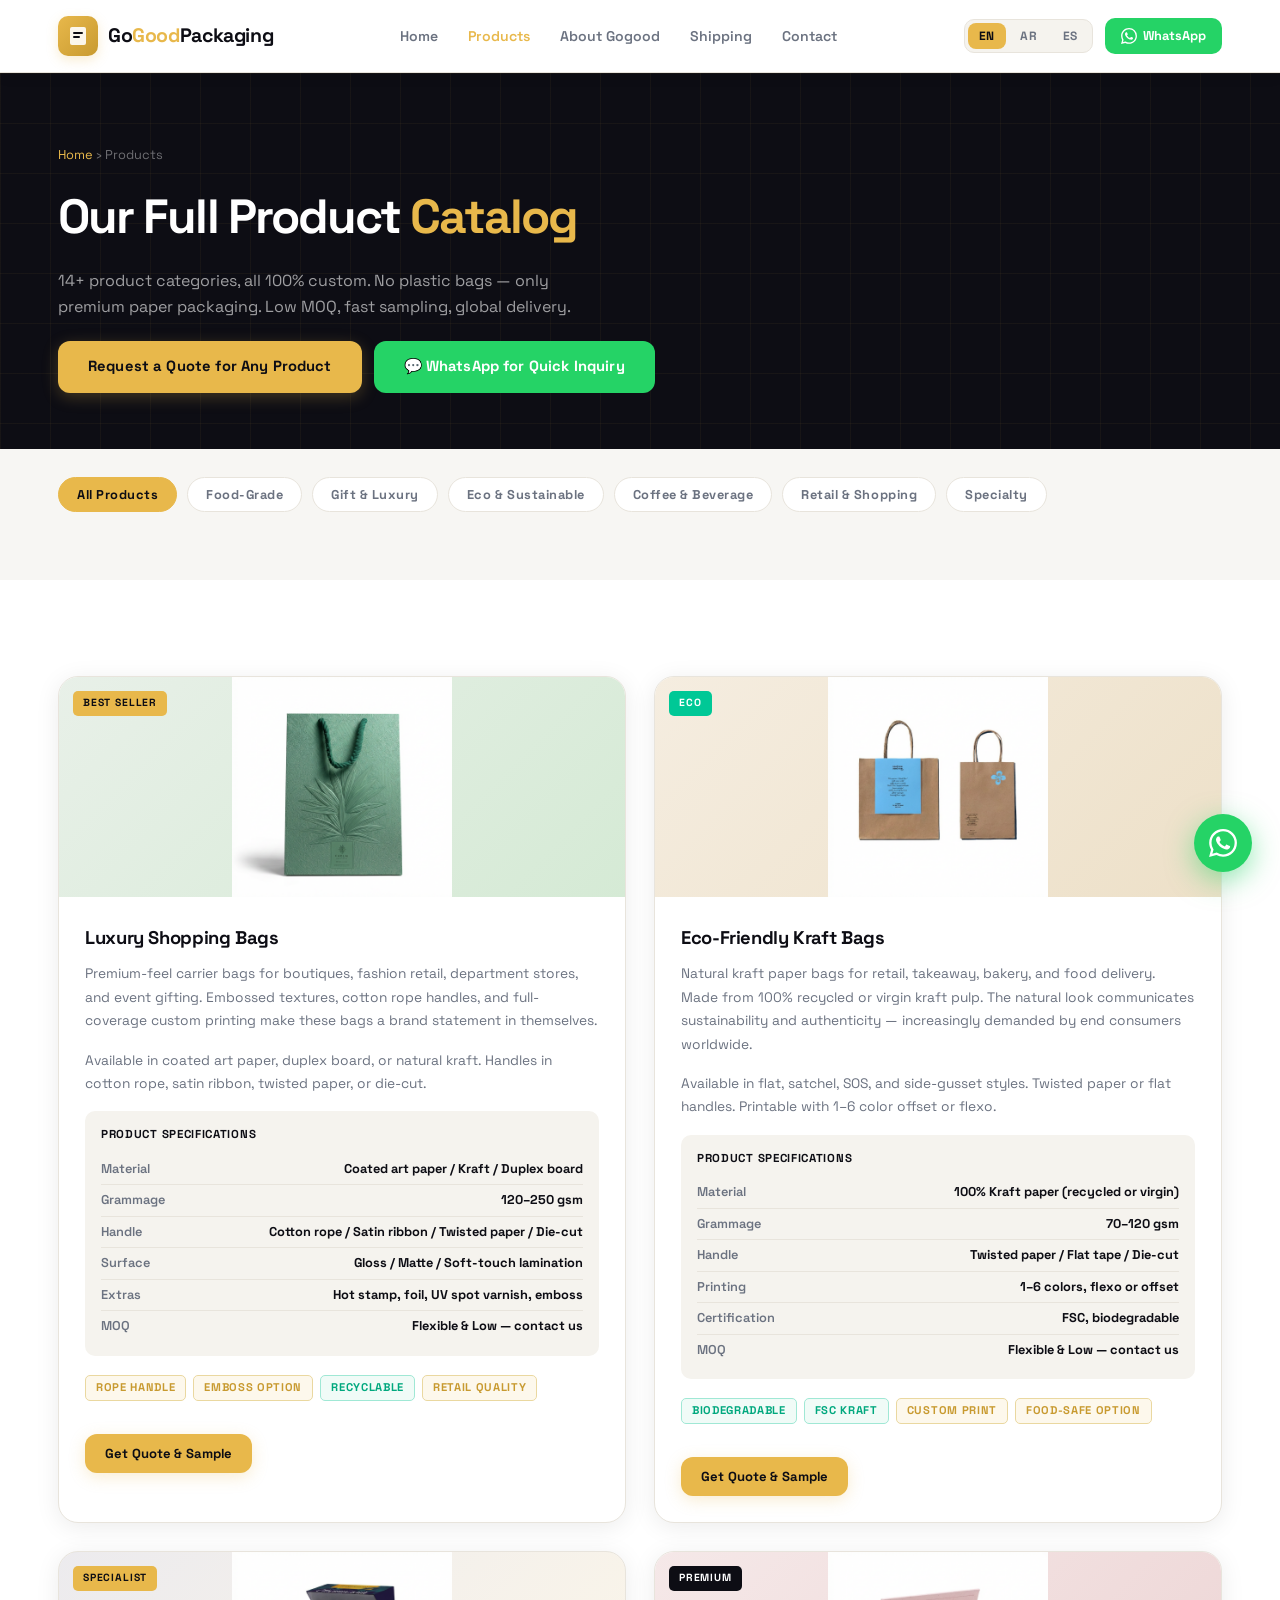
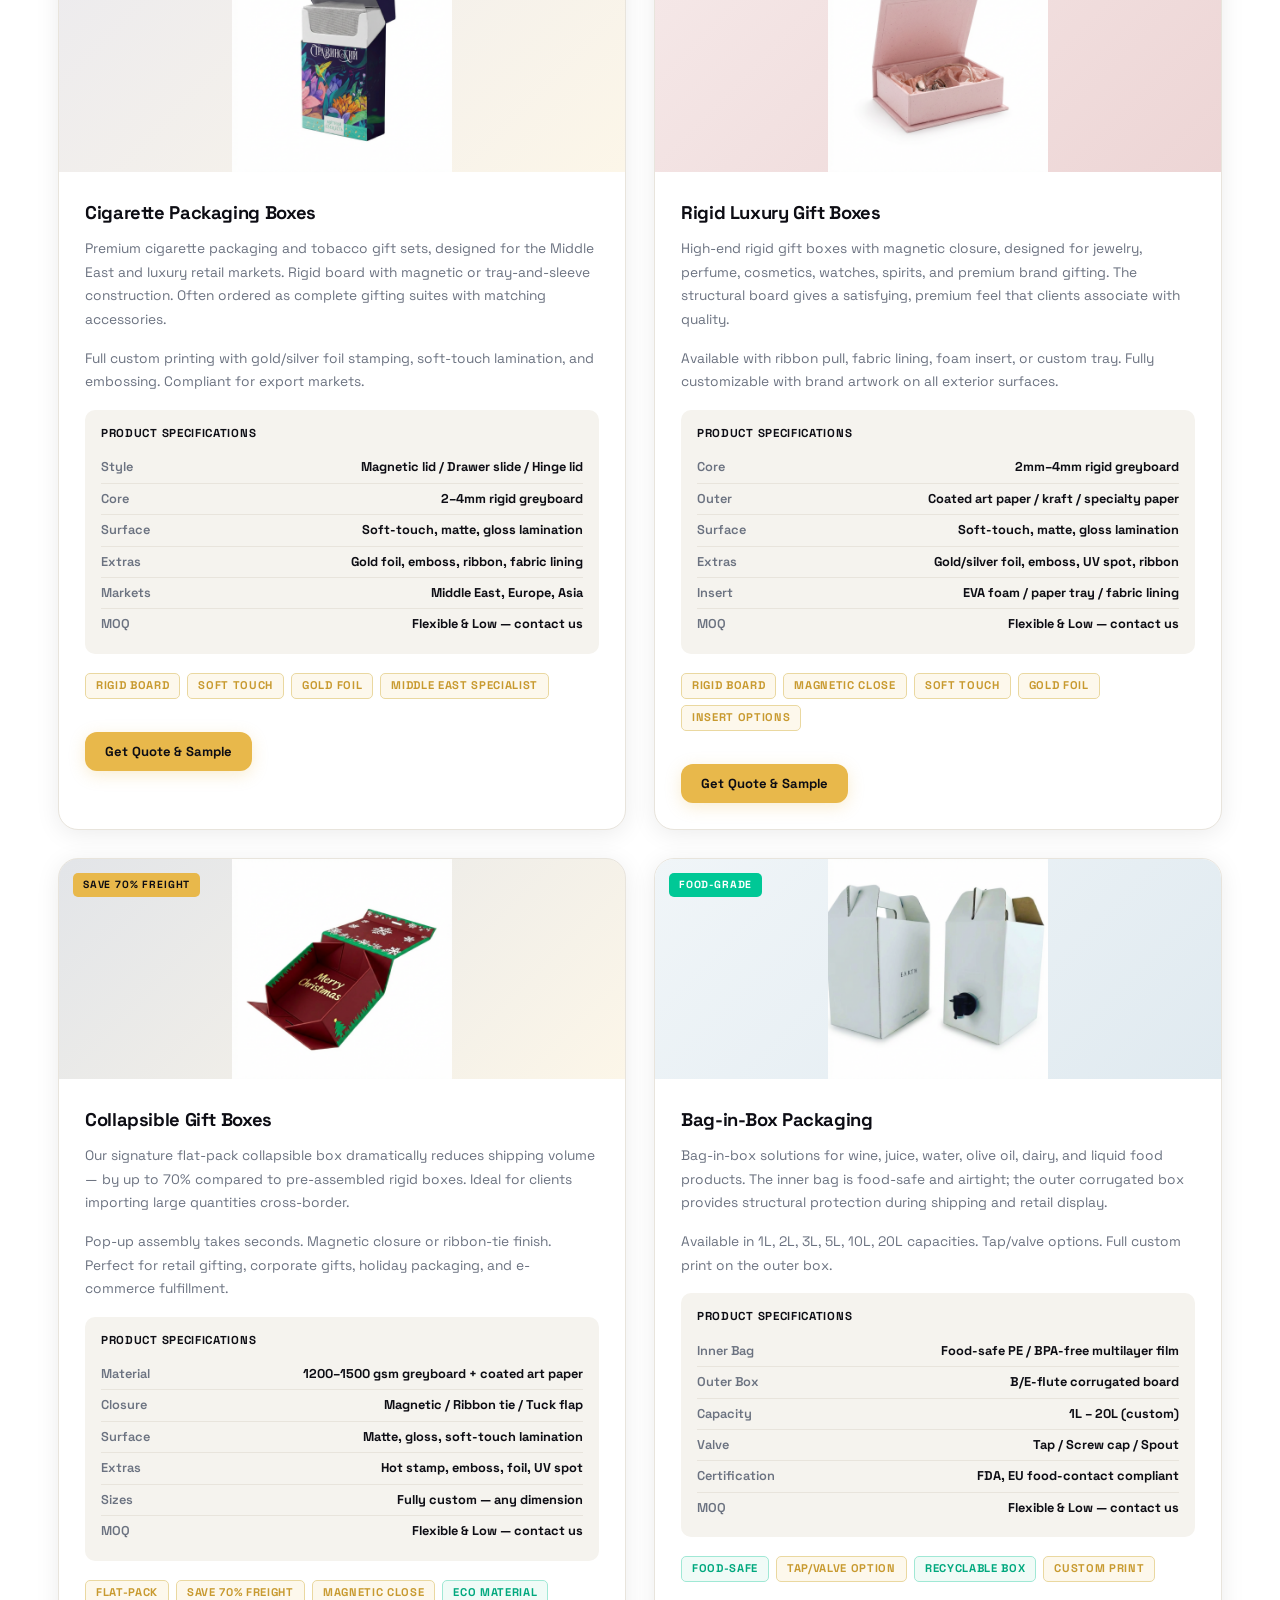
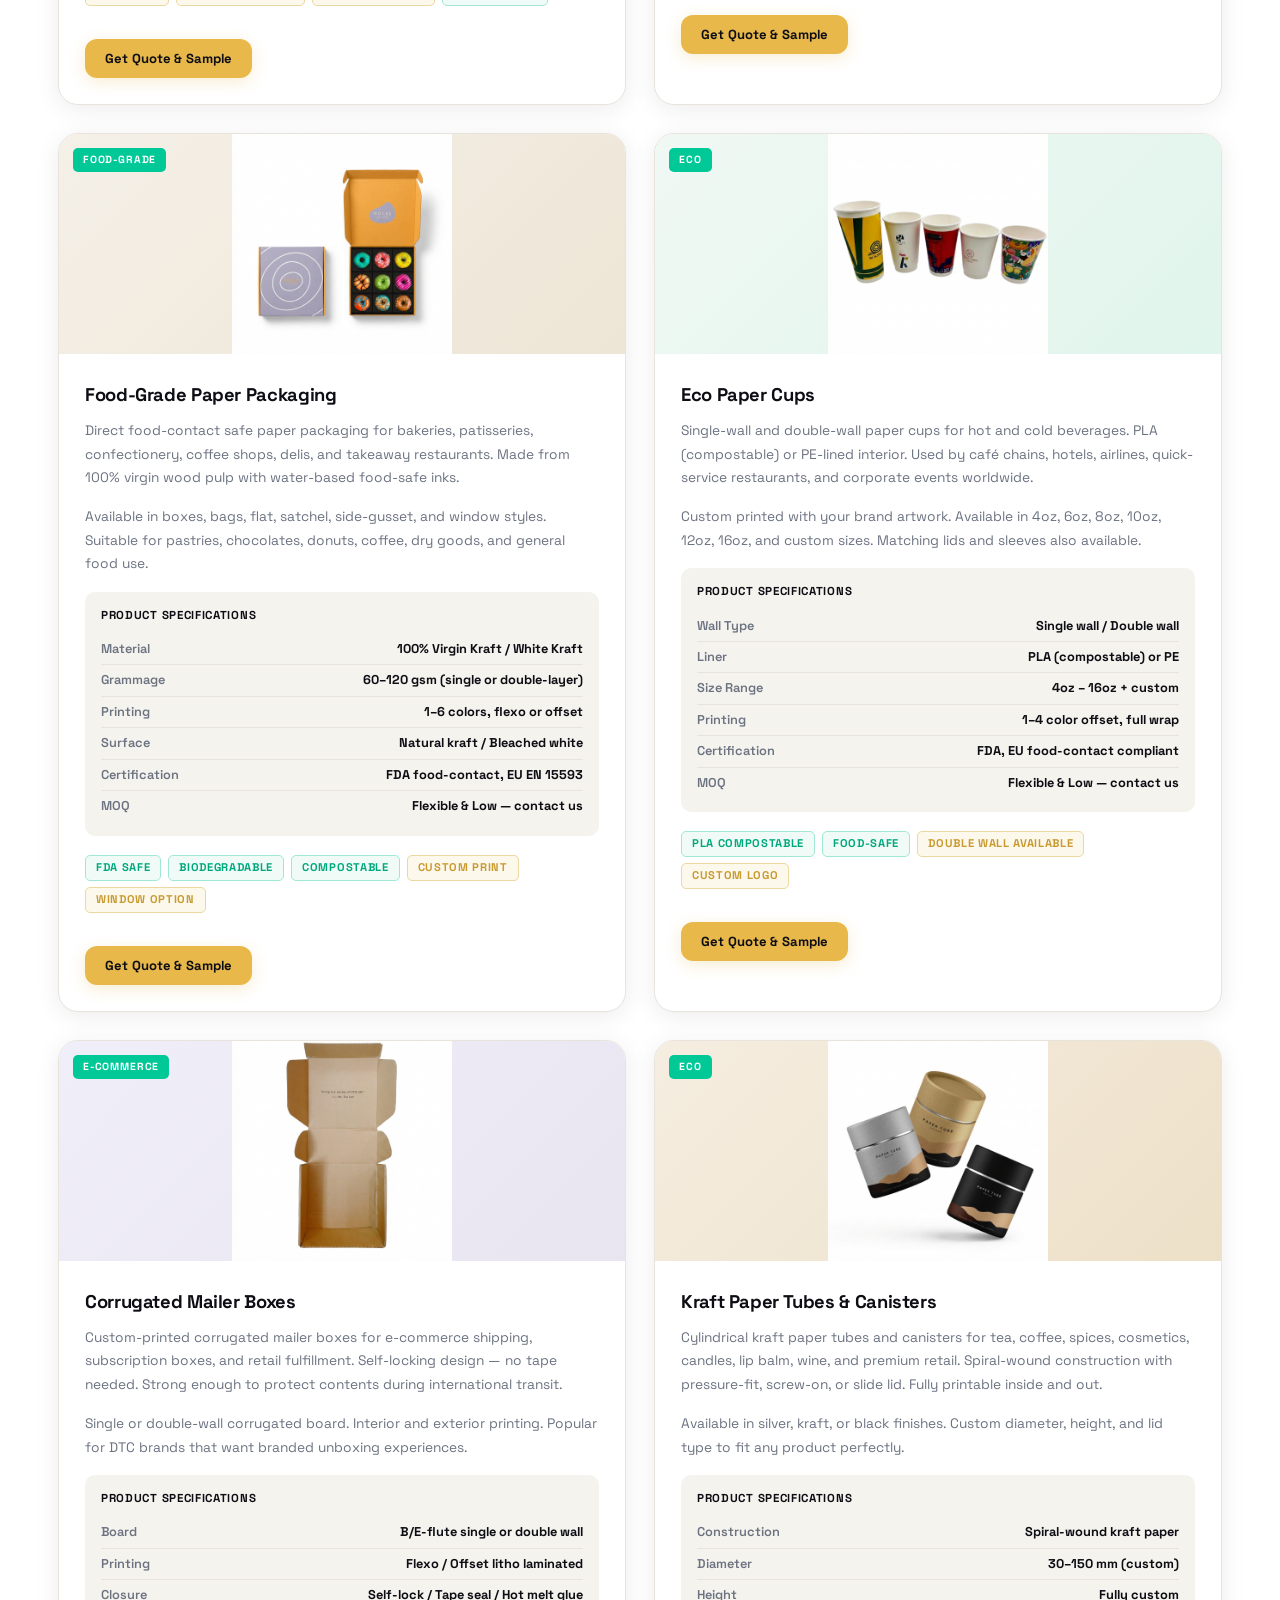
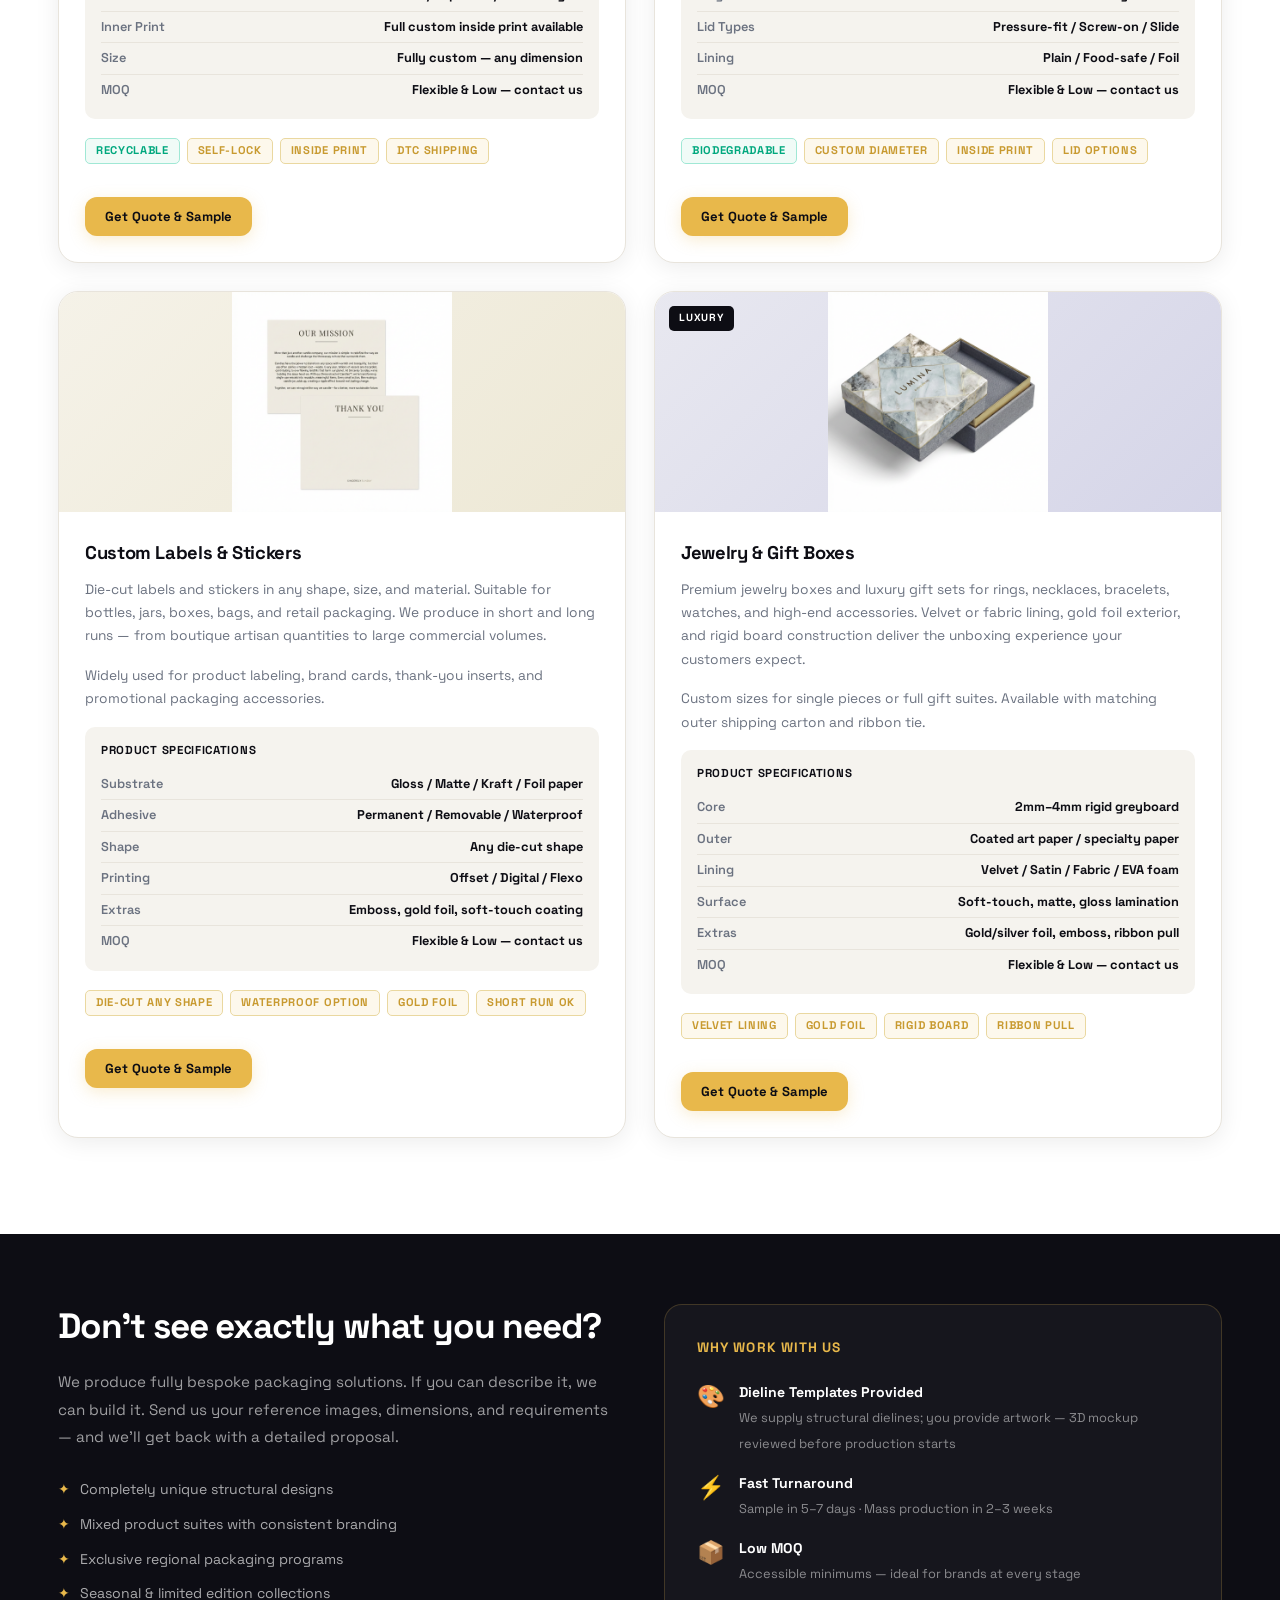
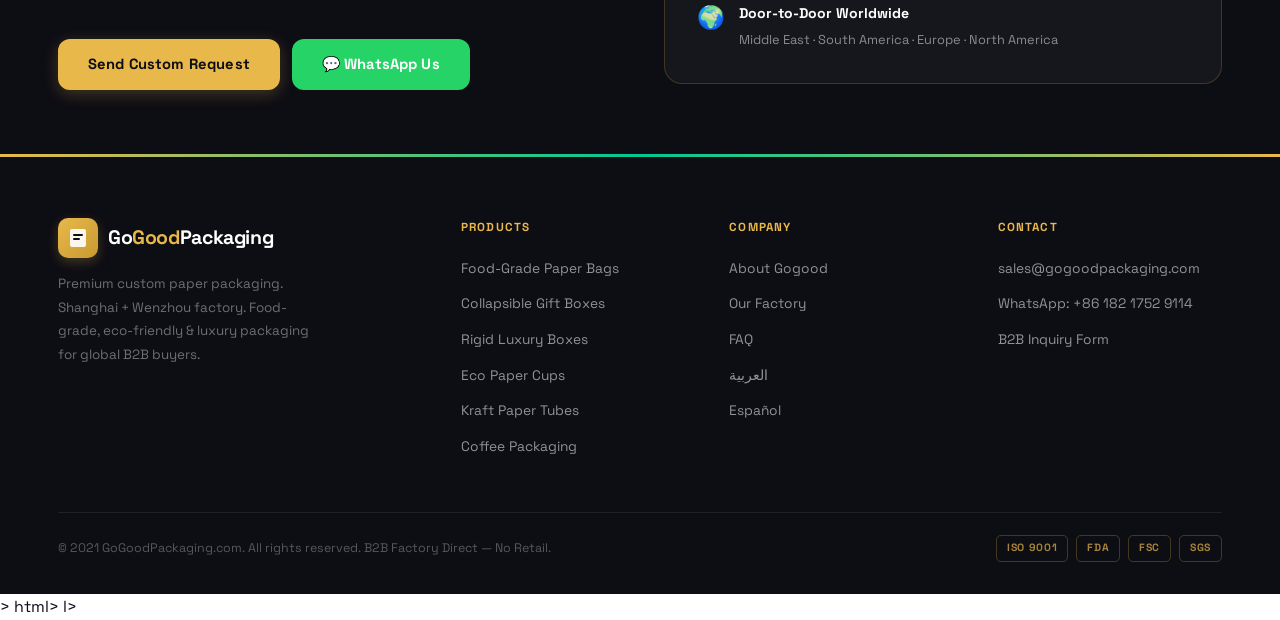
<file: products.html>
<!DOCTYPE html>
<html lang="en">
<head>
  <meta charset="UTF-8" />
  <meta name="viewport" content="width=device-width, initial-scale=1.0" />
  <title>Products | GoGoodPackaging — Custom Paper Packaging B2B</title>
  <meta name="description" content="Complete range of custom paper packaging: food-grade bags, luxury gift boxes, eco paper cups, kraft tubes, labels, coffee packaging, shopping bags, and more. Low MOQ. Global shipping." />
  <link rel="stylesheet" href="css/style.css" />
  <link rel="preconnect" href="https://fonts.googleapis.com" />
  <link rel="preconnect" href="https://fonts.gstatic.com" crossorigin />
  <link href="https://fonts.googleapis.com/css2?family=Space+Grotesk:wght@400;500;600;700;800&family=Inter:wght@300;400;500;600;700;800&family=Cairo:wght@400;600;700;800&display=swap" rel="stylesheet" />
</head>
<body>

<!-- HEADER -->
<header class="site-header">
  <div class="container">
    <nav class="nav-inner">
      <a href="index.html" class="logo">
        <div class="logo-icon">
          <svg viewBox="0 0 22 22" fill="none"><rect x="3" y="2" width="16" height="18" rx="2" fill="white" opacity="0.9"/><path d="M7 8h8M7 12h5" stroke="#0D0D14" stroke-width="2" stroke-linecap="round"/></svg>
        </div>
        <span>Go<span class="brand-good">Good</span>Packaging</span>
      </a>
      <ul class="nav-links">
        <li><a href="index.html">Home</a></li>
        <li><a href="products.html" style="color:var(--gold)">Products</a></li>
        <li><a href="about.html">About Gogood</a></li>
        <li><a href="index.html#logistics">Shipping</a></li>
        <li><a href="index.html#contact">Contact</a></li>
      </ul>
      <div class="nav-right">
        <div class="lang-switcher">
          <button class="lang-btn active" data-lang="en">EN</button>
          <button class="lang-btn" data-lang="ar" onclick="location.href='ar/index.html'">AR</button>
          <button class="lang-btn" data-lang="es" onclick="location.href='es/index.html'">ES</button>
        </div>
        <a href="https://wa.me/8618217529114" target="_blank" class="nav-wa">
          <svg viewBox="0 0 24 24" fill="currentColor"><path d="M17.472 14.382c-.297-.149-1.758-.867-2.03-.967-.273-.099-.471-.148-.67.15-.197.297-.767.966-.94 1.164-.173.199-.347.223-.644.075-.297-.15-1.255-.463-2.39-1.475-.883-.788-1.48-1.761-1.653-2.059-.173-.297-.018-.458.13-.606.134-.133.298-.347.446-.52.149-.174.198-.298.298-.497.099-.198.05-.371-.025-.52-.075-.149-.669-1.612-.916-2.207-.242-.579-.487-.5-.669-.51-.173-.008-.371-.01-.57-.01-.198 0-.52.074-.792.372-.272.297-1.04 1.016-1.04 2.479 0 1.462 1.065 2.875 1.213 3.074.149.198 2.096 3.2 5.077 4.487.709.306 1.262.489 1.694.625.712.227 1.36.195 1.871.118.571-.085 1.758-.719 2.006-1.413.248-.694.248-1.289.173-1.413-.074-.124-.272-.198-.57-.347m-5.421 7.403h-.004a9.87 9.87 0 01-5.031-1.378l-.361-.214-3.741.982.998-3.648-.235-.374a9.86 9.86 0 01-1.51-5.26c.001-5.45 4.436-9.884 9.888-9.884 2.64 0 5.122 1.03 6.988 2.898a9.825 9.825 0 012.893 6.994c-.003 5.45-4.437 9.884-9.885 9.884m8.413-18.297A11.815 11.815 0 0012.05 0C5.495 0 .16 5.335.157 11.892c0 2.096.547 4.142 1.588 5.945L.057 24l6.305-1.654a11.882 11.882 0 005.683 1.448h.005c6.554 0 11.89-5.335 11.893-11.893a11.821 11.821 0 00-3.48-8.413z"/></svg>
          WhatsApp
        </a>
        <button class="mobile-toggle" aria-label="Toggle menu"><span></span><span></span><span></span></button>
      </div>
    </nav>
  </div>
</header>

<!-- PRODUCTS HERO -->
<section class="products-hero">
  <div class="container">
    <div style="color:rgba(255,255,255,0.4);font-size:0.8rem;margin-bottom:14px">
      <a href="index.html" style="color:var(--gold)">Home</a> &rsaquo; Products
    </div>
    <h1>Our Full Product <span style="color:var(--gold)">Catalog</span></h1>
    <p>14+ product categories, all 100% custom. No plastic bags — only premium paper packaging. Low MOQ, fast sampling, global delivery.</p>
    <div style="margin-top:22px;display:flex;gap:12px;flex-wrap:wrap">
      <a href="index.html#contact" class="btn btn-primary">Request a Quote for Any Product</a>
      <a href="https://wa.me/8618217529114" target="_blank" class="btn btn-wa">💬 WhatsApp for Quick Inquiry</a>
    </div>
  </div>
</section>

<!-- FILTER BAR -->
<section class="section-warm" style="padding:28px 0">
  <div class="container">
    <div class="product-filter">
      <button class="filter-btn active" data-filter="all">All Products</button>
      <button class="filter-btn" data-filter="food">Food-Grade</button>
      <button class="filter-btn" data-filter="gift">Gift &amp; Luxury</button>
      <button class="filter-btn" data-filter="eco">Eco &amp; Sustainable</button>
      <button class="filter-btn" data-filter="coffee">Coffee &amp; Beverage</button>
      <button class="filter-btn" data-filter="retail">Retail &amp; Shopping</button>
      <button class="filter-btn" data-filter="specialty">Specialty</button>
    </div>
  </div>
</section>

<!-- PRODUCTS GRID -->
<section class="section">
  <div class="container">
    <div style="display:grid;grid-template-columns:repeat(2,1fr);gap:28px">

      <!-- 1. Luxury Shopping Bags -->
      <div class="product-detail-card" data-category="retail">
        <div class="product-detail-img" style="background:linear-gradient(135deg,#E8F0E8,#D5EAD5);position:relative">
          <img src="images/products/prod-main-1.png" alt="Luxury Shopping Bags" style="width:100%;height:100%;object-fit:contain;position:absolute;inset:0" />
          <span class="prod-badge" style="position:absolute;top:14px;left:14px">Best Seller</span>
        </div>
        <div class="product-detail-body">
          <h3>Luxury Shopping Bags</h3>
          <p>Premium-feel carrier bags for boutiques, fashion retail, department stores, and event gifting. Embossed textures, cotton rope handles, and full-coverage custom printing make these bags a brand statement in themselves.</p>
          <p>Available in coated art paper, duplex board, or natural kraft. Handles in cotton rope, satin ribbon, twisted paper, or die-cut.</p>
          <div class="product-specs">
            <div class="product-specs-title">Product Specifications</div>
            <div class="product-spec-row"><span class="product-spec-key">Material</span><span class="product-spec-val">Coated art paper / Kraft / Duplex board</span></div>
            <div class="product-spec-row"><span class="product-spec-key">Grammage</span><span class="product-spec-val">120–250 gsm</span></div>
            <div class="product-spec-row"><span class="product-spec-key">Handle</span><span class="product-spec-val">Cotton rope / Satin ribbon / Twisted paper / Die-cut</span></div>
            <div class="product-spec-row"><span class="product-spec-key">Surface</span><span class="product-spec-val">Gloss / Matte / Soft-touch lamination</span></div>
            <div class="product-spec-row"><span class="product-spec-key">Extras</span><span class="product-spec-val">Hot stamp, foil, UV spot varnish, emboss</span></div>
            <div class="product-spec-row"><span class="product-spec-key">MOQ</span><span class="product-spec-val">Flexible &amp; Low — contact us</span></div>
          </div>
          <div class="prod-card-tags">
            <span class="tag">Rope Handle</span>
            <span class="tag">Emboss Option</span>
            <span class="tag green">Recyclable</span>
            <span class="tag">Retail Quality</span>
          </div>
          <a href="index.html#contact" class="btn btn-primary btn-sm" style="margin-top:14px">Get Quote &amp; Sample</a>
        </div>
      </div>

      <!-- 2. Eco-Friendly Kraft Bags -->
      <div class="product-detail-card" data-category="eco retail">
        <div class="product-detail-img" style="background:linear-gradient(135deg,#F5EDE0,#EDE0C8);position:relative">
          <img src="images/products/prod-main-2.png" alt="Eco-Friendly Kraft Bags" style="width:100%;height:100%;object-fit:contain;position:absolute;inset:0" />
          <span class="prod-badge green" style="position:absolute;top:14px;left:14px">Eco</span>
        </div>
        <div class="product-detail-body">
          <h3>Eco-Friendly Kraft Bags</h3>
          <p>Natural kraft paper bags for retail, takeaway, bakery, and food delivery. Made from 100% recycled or virgin kraft pulp. The natural look communicates sustainability and authenticity — increasingly demanded by end consumers worldwide.</p>
          <p>Available in flat, satchel, SOS, and side-gusset styles. Twisted paper or flat handles. Printable with 1–6 color offset or flexo.</p>
          <div class="product-specs">
            <div class="product-specs-title">Product Specifications</div>
            <div class="product-spec-row"><span class="product-spec-key">Material</span><span class="product-spec-val">100% Kraft paper (recycled or virgin)</span></div>
            <div class="product-spec-row"><span class="product-spec-key">Grammage</span><span class="product-spec-val">70–120 gsm</span></div>
            <div class="product-spec-row"><span class="product-spec-key">Handle</span><span class="product-spec-val">Twisted paper / Flat tape / Die-cut</span></div>
            <div class="product-spec-row"><span class="product-spec-key">Printing</span><span class="product-spec-val">1–6 colors, flexo or offset</span></div>
            <div class="product-spec-row"><span class="product-spec-key">Certification</span><span class="product-spec-val">FSC, biodegradable</span></div>
            <div class="product-spec-row"><span class="product-spec-key">MOQ</span><span class="product-spec-val">Flexible &amp; Low — contact us</span></div>
          </div>
          <div class="prod-card-tags">
            <span class="tag green">Biodegradable</span>
            <span class="tag green">FSC Kraft</span>
            <span class="tag">Custom Print</span>
            <span class="tag">Food-Safe Option</span>
          </div>
          <a href="index.html#contact" class="btn btn-primary btn-sm" style="margin-top:14px">Get Quote &amp; Sample</a>
        </div>
      </div>

      <!-- 3. Cigarette Packaging Boxes -->
      <div class="product-detail-card" data-category="gift specialty">
        <div class="product-detail-img" style="background:linear-gradient(135deg,#1A0A2E15,#E8B84B20);position:relative">
          <img src="images/products/prod-main-3.png" alt="Cigarette Packaging Boxes" style="width:100%;height:100%;object-fit:contain;position:absolute;inset:0" />
          <span class="prod-badge" style="position:absolute;top:14px;left:14px">Specialist</span>
        </div>
        <div class="product-detail-body">
          <h3>Cigarette Packaging Boxes</h3>
          <p>Premium cigarette packaging and tobacco gift sets, designed for the Middle East and luxury retail markets. Rigid board with magnetic or tray-and-sleeve construction. Often ordered as complete gifting suites with matching accessories.</p>
          <p>Full custom printing with gold/silver foil stamping, soft-touch lamination, and embossing. Compliant for export markets.</p>
          <div class="product-specs">
            <div class="product-specs-title">Product Specifications</div>
            <div class="product-spec-row"><span class="product-spec-key">Style</span><span class="product-spec-val">Magnetic lid / Drawer slide / Hinge lid</span></div>
            <div class="product-spec-row"><span class="product-spec-key">Core</span><span class="product-spec-val">2–4mm rigid greyboard</span></div>
            <div class="product-spec-row"><span class="product-spec-key">Surface</span><span class="product-spec-val">Soft-touch, matte, gloss lamination</span></div>
            <div class="product-spec-row"><span class="product-spec-key">Extras</span><span class="product-spec-val">Gold foil, emboss, ribbon, fabric lining</span></div>
            <div class="product-spec-row"><span class="product-spec-key">Markets</span><span class="product-spec-val">Middle East, Europe, Asia</span></div>
            <div class="product-spec-row"><span class="product-spec-key">MOQ</span><span class="product-spec-val">Flexible &amp; Low — contact us</span></div>
          </div>
          <div class="prod-card-tags">
            <span class="tag">Rigid Board</span>
            <span class="tag">Soft Touch</span>
            <span class="tag">Gold Foil</span>
            <span class="tag">Middle East Specialist</span>
          </div>
          <a href="index.html#contact" class="btn btn-primary btn-sm" style="margin-top:14px">Get Quote &amp; Sample</a>
        </div>
      </div>

      <!-- 4. Rigid Luxury Gift Boxes -->
      <div class="product-detail-card" data-category="gift">
        <div class="product-detail-img" style="background:linear-gradient(135deg,#F5E8E8,#EDD5D5);position:relative">
          <img src="images/products/prod-main-4.png" alt="Rigid Luxury Gift Boxes" style="width:100%;height:100%;object-fit:contain;position:absolute;inset:0" />
          <span class="prod-badge dark" style="position:absolute;top:14px;left:14px">Premium</span>
        </div>
        <div class="product-detail-body">
          <h3>Rigid Luxury Gift Boxes</h3>
          <p>High-end rigid gift boxes with magnetic closure, designed for jewelry, perfume, cosmetics, watches, spirits, and premium brand gifting. The structural board gives a satisfying, premium feel that clients associate with quality.</p>
          <p>Available with ribbon pull, fabric lining, foam insert, or custom tray. Fully customizable with brand artwork on all exterior surfaces.</p>
          <div class="product-specs">
            <div class="product-specs-title">Product Specifications</div>
            <div class="product-spec-row"><span class="product-spec-key">Core</span><span class="product-spec-val">2mm–4mm rigid greyboard</span></div>
            <div class="product-spec-row"><span class="product-spec-key">Outer</span><span class="product-spec-val">Coated art paper / kraft / specialty paper</span></div>
            <div class="product-spec-row"><span class="product-spec-key">Surface</span><span class="product-spec-val">Soft-touch, matte, gloss lamination</span></div>
            <div class="product-spec-row"><span class="product-spec-key">Extras</span><span class="product-spec-val">Gold/silver foil, emboss, UV spot, ribbon</span></div>
            <div class="product-spec-row"><span class="product-spec-key">Insert</span><span class="product-spec-val">EVA foam / paper tray / fabric lining</span></div>
            <div class="product-spec-row"><span class="product-spec-key">MOQ</span><span class="product-spec-val">Flexible &amp; Low — contact us</span></div>
          </div>
          <div class="prod-card-tags">
            <span class="tag">Rigid Board</span>
            <span class="tag">Magnetic Close</span>
            <span class="tag">Soft Touch</span>
            <span class="tag">Gold Foil</span>
            <span class="tag">Insert Options</span>
          </div>
          <a href="index.html#contact" class="btn btn-primary btn-sm" style="margin-top:14px">Get Quote &amp; Sample</a>
        </div>
      </div>

      <!-- 5. Collapsible Gift Boxes -->
      <div class="product-detail-card" data-category="gift">
        <div class="product-detail-img" style="background:linear-gradient(135deg,#1C2E4A20,#E8B84B20);position:relative">
          <img src="images/products/prod-main-5.png" alt="Collapsible Gift Boxes" style="width:100%;height:100%;object-fit:contain;position:absolute;inset:0" />
          <span class="prod-badge" style="position:absolute;top:14px;left:14px">Save 70% Freight</span>
        </div>
        <div class="product-detail-body">
          <h3>Collapsible Gift Boxes</h3>
          <p>Our signature flat-pack collapsible box dramatically reduces shipping volume — by up to 70% compared to pre-assembled rigid boxes. Ideal for clients importing large quantities cross-border.</p>
          <p>Pop-up assembly takes seconds. Magnetic closure or ribbon-tie finish. Perfect for retail gifting, corporate gifts, holiday packaging, and e-commerce fulfillment.</p>
          <div class="product-specs">
            <div class="product-specs-title">Product Specifications</div>
            <div class="product-spec-row"><span class="product-spec-key">Material</span><span class="product-spec-val">1200–1500 gsm greyboard + coated art paper</span></div>
            <div class="product-spec-row"><span class="product-spec-key">Closure</span><span class="product-spec-val">Magnetic / Ribbon tie / Tuck flap</span></div>
            <div class="product-spec-row"><span class="product-spec-key">Surface</span><span class="product-spec-val">Matte, gloss, soft-touch lamination</span></div>
            <div class="product-spec-row"><span class="product-spec-key">Extras</span><span class="product-spec-val">Hot stamp, emboss, foil, UV spot</span></div>
            <div class="product-spec-row"><span class="product-spec-key">Sizes</span><span class="product-spec-val">Fully custom — any dimension</span></div>
            <div class="product-spec-row"><span class="product-spec-key">MOQ</span><span class="product-spec-val">Flexible &amp; Low — contact us</span></div>
          </div>
          <div class="prod-card-tags">
            <span class="tag">Flat-Pack</span>
            <span class="tag">Save 70% Freight</span>
            <span class="tag">Magnetic Close</span>
            <span class="tag green">Eco Material</span>
          </div>
          <a href="index.html#contact" class="btn btn-primary btn-sm" style="margin-top:14px">Get Quote &amp; Sample</a>
        </div>
      </div>

      <!-- 6. Bag-in-Box Packaging -->
      <div class="product-detail-card" data-category="food eco">
        <div class="product-detail-img" style="background:linear-gradient(135deg,#F0F5F8,#E0EAF0);position:relative">
          <img src="images/products/prod-main-6.png" alt="Bag-in-Box Packaging" style="width:100%;height:100%;object-fit:contain;position:absolute;inset:0" />
          <span class="prod-badge green" style="position:absolute;top:14px;left:14px">Food-Grade</span>
        </div>
        <div class="product-detail-body">
          <h3>Bag-in-Box Packaging</h3>
          <p>Bag-in-box solutions for wine, juice, water, olive oil, dairy, and liquid food products. The inner bag is food-safe and airtight; the outer corrugated box provides structural protection during shipping and retail display.</p>
          <p>Available in 1L, 2L, 3L, 5L, 10L, 20L capacities. Tap/valve options. Full custom print on the outer box.</p>
          <div class="product-specs">
            <div class="product-specs-title">Product Specifications</div>
            <div class="product-spec-row"><span class="product-spec-key">Inner Bag</span><span class="product-spec-val">Food-safe PE / BPA-free multilayer film</span></div>
            <div class="product-spec-row"><span class="product-spec-key">Outer Box</span><span class="product-spec-val">B/E-flute corrugated board</span></div>
            <div class="product-spec-row"><span class="product-spec-key">Capacity</span><span class="product-spec-val">1L – 20L (custom)</span></div>
            <div class="product-spec-row"><span class="product-spec-key">Valve</span><span class="product-spec-val">Tap / Screw cap / Spout</span></div>
            <div class="product-spec-row"><span class="product-spec-key">Certification</span><span class="product-spec-val">FDA, EU food-contact compliant</span></div>
            <div class="product-spec-row"><span class="product-spec-key">MOQ</span><span class="product-spec-val">Flexible &amp; Low — contact us</span></div>
          </div>
          <div class="prod-card-tags">
            <span class="tag green">Food-Safe</span>
            <span class="tag">Tap/Valve Option</span>
            <span class="tag green">Recyclable Box</span>
            <span class="tag">Custom Print</span>
          </div>
          <a href="index.html#contact" class="btn btn-primary btn-sm" style="margin-top:14px">Get Quote &amp; Sample</a>
        </div>
      </div>

      <!-- 7. Food-Grade Paper Packaging -->
      <div class="product-detail-card" data-category="food">
        <div class="product-detail-img" style="background:linear-gradient(135deg,#F5F0E8,#EDE5D5);position:relative">
          <img src="images/products/prod-main-7.png" alt="Food-Grade Paper Packaging" style="width:100%;height:100%;object-fit:contain;position:absolute;inset:0" />
          <span class="prod-badge green" style="position:absolute;top:14px;left:14px">Food-Grade</span>
        </div>
        <div class="product-detail-body">
          <h3>Food-Grade Paper Packaging</h3>
          <p>Direct food-contact safe paper packaging for bakeries, patisseries, confectionery, coffee shops, delis, and takeaway restaurants. Made from 100% virgin wood pulp with water-based food-safe inks.</p>
          <p>Available in boxes, bags, flat, satchel, side-gusset, and window styles. Suitable for pastries, chocolates, donuts, coffee, dry goods, and general food use.</p>
          <div class="product-specs">
            <div class="product-specs-title">Product Specifications</div>
            <div class="product-spec-row"><span class="product-spec-key">Material</span><span class="product-spec-val">100% Virgin Kraft / White Kraft</span></div>
            <div class="product-spec-row"><span class="product-spec-key">Grammage</span><span class="product-spec-val">60–120 gsm (single or double-layer)</span></div>
            <div class="product-spec-row"><span class="product-spec-key">Printing</span><span class="product-spec-val">1–6 colors, flexo or offset</span></div>
            <div class="product-spec-row"><span class="product-spec-key">Surface</span><span class="product-spec-val">Natural kraft / Bleached white</span></div>
            <div class="product-spec-row"><span class="product-spec-key">Certification</span><span class="product-spec-val">FDA food-contact, EU EN 15593</span></div>
            <div class="product-spec-row"><span class="product-spec-key">MOQ</span><span class="product-spec-val">Flexible &amp; Low — contact us</span></div>
          </div>
          <div class="prod-card-tags">
            <span class="tag green">FDA Safe</span>
            <span class="tag green">Biodegradable</span>
            <span class="tag green">Compostable</span>
            <span class="tag">Custom Print</span>
            <span class="tag">Window Option</span>
          </div>
          <a href="index.html#contact" class="btn btn-primary btn-sm" style="margin-top:14px">Get Quote &amp; Sample</a>
        </div>
      </div>

      <!-- 8. Eco Paper Cups -->
      <div class="product-detail-card" data-category="food eco">
        <div class="product-detail-img" style="background:linear-gradient(135deg,#F0F8F4,#E0F5EC);position:relative">
          <img src="images/products/prod-main-8.png" alt="Eco Paper Cups" style="width:100%;height:100%;object-fit:contain;position:absolute;inset:0" />
          <span class="prod-badge green" style="position:absolute;top:14px;left:14px">Eco</span>
        </div>
        <div class="product-detail-body">
          <h3>Eco Paper Cups</h3>
          <p>Single-wall and double-wall paper cups for hot and cold beverages. PLA (compostable) or PE-lined interior. Used by café chains, hotels, airlines, quick-service restaurants, and corporate events worldwide.</p>
          <p>Custom printed with your brand artwork. Available in 4oz, 6oz, 8oz, 10oz, 12oz, 16oz, and custom sizes. Matching lids and sleeves also available.</p>
          <div class="product-specs">
            <div class="product-specs-title">Product Specifications</div>
            <div class="product-spec-row"><span class="product-spec-key">Wall Type</span><span class="product-spec-val">Single wall / Double wall</span></div>
            <div class="product-spec-row"><span class="product-spec-key">Liner</span><span class="product-spec-val">PLA (compostable) or PE</span></div>
            <div class="product-spec-row"><span class="product-spec-key">Size Range</span><span class="product-spec-val">4oz – 16oz + custom</span></div>
            <div class="product-spec-row"><span class="product-spec-key">Printing</span><span class="product-spec-val">1–4 color offset, full wrap</span></div>
            <div class="product-spec-row"><span class="product-spec-key">Certification</span><span class="product-spec-val">FDA, EU food-contact compliant</span></div>
            <div class="product-spec-row"><span class="product-spec-key">MOQ</span><span class="product-spec-val">Flexible &amp; Low — contact us</span></div>
          </div>
          <div class="prod-card-tags">
            <span class="tag green">PLA Compostable</span>
            <span class="tag green">Food-Safe</span>
            <span class="tag">Double Wall Available</span>
            <span class="tag">Custom Logo</span>
          </div>
          <a href="index.html#contact" class="btn btn-primary btn-sm" style="margin-top:14px">Get Quote &amp; Sample</a>
        </div>
      </div>

      <!-- 9. Corrugated Mailer Boxes -->
      <div class="product-detail-card" data-category="eco retail">
        <div class="product-detail-img" style="background:linear-gradient(135deg,#F0EEF8,#E8E5F0);position:relative">
          <img src="images/products/prod-main-9.png" alt="Corrugated Mailer Boxes" style="width:100%;height:100%;object-fit:contain;position:absolute;inset:0" />
          <span class="prod-badge green" style="position:absolute;top:14px;left:14px">E-Commerce</span>
        </div>
        <div class="product-detail-body">
          <h3>Corrugated Mailer Boxes</h3>
          <p>Custom-printed corrugated mailer boxes for e-commerce shipping, subscription boxes, and retail fulfillment. Self-locking design — no tape needed. Strong enough to protect contents during international transit.</p>
          <p>Single or double-wall corrugated board. Interior and exterior printing. Popular for DTC brands that want branded unboxing experiences.</p>
          <div class="product-specs">
            <div class="product-specs-title">Product Specifications</div>
            <div class="product-spec-row"><span class="product-spec-key">Board</span><span class="product-spec-val">B/E-flute single or double wall</span></div>
            <div class="product-spec-row"><span class="product-spec-key">Printing</span><span class="product-spec-val">Flexo / Offset litho laminated</span></div>
            <div class="product-spec-row"><span class="product-spec-key">Closure</span><span class="product-spec-val">Self-lock / Tape seal / Hot melt glue</span></div>
            <div class="product-spec-row"><span class="product-spec-key">Inner Print</span><span class="product-spec-val">Full custom inside print available</span></div>
            <div class="product-spec-row"><span class="product-spec-key">Size</span><span class="product-spec-val">Fully custom — any dimension</span></div>
            <div class="product-spec-row"><span class="product-spec-key">MOQ</span><span class="product-spec-val">Flexible &amp; Low — contact us</span></div>
          </div>
          <div class="prod-card-tags">
            <span class="tag green">Recyclable</span>
            <span class="tag">Self-Lock</span>
            <span class="tag">Inside Print</span>
            <span class="tag">DTC Shipping</span>
          </div>
          <a href="index.html#contact" class="btn btn-primary btn-sm" style="margin-top:14px">Get Quote &amp; Sample</a>
        </div>
      </div>

      <!-- 10. Kraft Paper Tubes -->
      <div class="product-detail-card" data-category="eco specialty">
        <div class="product-detail-img" style="background:linear-gradient(135deg,#F5EDE0,#EDE0C8);position:relative">
          <img src="images/products/prod-main-10.png" alt="Kraft Paper Tubes" style="width:100%;height:100%;object-fit:contain;position:absolute;inset:0" />
          <span class="prod-badge green" style="position:absolute;top:14px;left:14px">Eco</span>
        </div>
        <div class="product-detail-body">
          <h3>Kraft Paper Tubes &amp; Canisters</h3>
          <p>Cylindrical kraft paper tubes and canisters for tea, coffee, spices, cosmetics, candles, lip balm, wine, and premium retail. Spiral-wound construction with pressure-fit, screw-on, or slide lid. Fully printable inside and out.</p>
          <p>Available in silver, kraft, or black finishes. Custom diameter, height, and lid type to fit any product perfectly.</p>
          <div class="product-specs">
            <div class="product-specs-title">Product Specifications</div>
            <div class="product-spec-row"><span class="product-spec-key">Construction</span><span class="product-spec-val">Spiral-wound kraft paper</span></div>
            <div class="product-spec-row"><span class="product-spec-key">Diameter</span><span class="product-spec-val">30–150 mm (custom)</span></div>
            <div class="product-spec-row"><span class="product-spec-key">Height</span><span class="product-spec-val">Fully custom</span></div>
            <div class="product-spec-row"><span class="product-spec-key">Lid Types</span><span class="product-spec-val">Pressure-fit / Screw-on / Slide</span></div>
            <div class="product-spec-row"><span class="product-spec-key">Lining</span><span class="product-spec-val">Plain / Food-safe / Foil</span></div>
            <div class="product-spec-row"><span class="product-spec-key">MOQ</span><span class="product-spec-val">Flexible &amp; Low — contact us</span></div>
          </div>
          <div class="prod-card-tags">
            <span class="tag green">Biodegradable</span>
            <span class="tag">Custom Diameter</span>
            <span class="tag">Inside Print</span>
            <span class="tag">Lid Options</span>
          </div>
          <a href="index.html#contact" class="btn btn-primary btn-sm" style="margin-top:14px">Get Quote &amp; Sample</a>
        </div>
      </div>

      <!-- 11. Custom Labels & Stickers -->
      <div class="product-detail-card" data-category="specialty retail">
        <div class="product-detail-img" style="background:linear-gradient(135deg,#F5F2E8,#EDE8D5);position:relative">
          <img src="images/products/prod-main-11.png" alt="Custom Labels and Stickers" style="width:100%;height:100%;object-fit:contain;position:absolute;inset:0" />
        </div>
        <div class="product-detail-body">
          <h3>Custom Labels &amp; Stickers</h3>
          <p>Die-cut labels and stickers in any shape, size, and material. Suitable for bottles, jars, boxes, bags, and retail packaging. We produce in short and long runs — from boutique artisan quantities to large commercial volumes.</p>
          <p>Widely used for product labeling, brand cards, thank-you inserts, and promotional packaging accessories.</p>
          <div class="product-specs">
            <div class="product-specs-title">Product Specifications</div>
            <div class="product-spec-row"><span class="product-spec-key">Substrate</span><span class="product-spec-val">Gloss / Matte / Kraft / Foil paper</span></div>
            <div class="product-spec-row"><span class="product-spec-key">Adhesive</span><span class="product-spec-val">Permanent / Removable / Waterproof</span></div>
            <div class="product-spec-row"><span class="product-spec-key">Shape</span><span class="product-spec-val">Any die-cut shape</span></div>
            <div class="product-spec-row"><span class="product-spec-key">Printing</span><span class="product-spec-val">Offset / Digital / Flexo</span></div>
            <div class="product-spec-row"><span class="product-spec-key">Extras</span><span class="product-spec-val">Emboss, gold foil, soft-touch coating</span></div>
            <div class="product-spec-row"><span class="product-spec-key">MOQ</span><span class="product-spec-val">Flexible &amp; Low — contact us</span></div>
          </div>
          <div class="prod-card-tags">
            <span class="tag">Die-Cut Any Shape</span>
            <span class="tag">Waterproof Option</span>
            <span class="tag">Gold Foil</span>
            <span class="tag">Short Run OK</span>
          </div>
          <a href="index.html#contact" class="btn btn-primary btn-sm" style="margin-top:14px">Get Quote &amp; Sample</a>
        </div>
      </div>

      <!-- 12. Jewelry & Gift Boxes -->
      <div class="product-detail-card" data-category="gift specialty">
        <div class="product-detail-img" style="background:linear-gradient(135deg,#E8E8F0,#D5D5E8);position:relative">
          <img src="images/products/prod-main-12.png" alt="Jewelry and Gift Boxes" style="width:100%;height:100%;object-fit:contain;position:absolute;inset:0" />
          <span class="prod-badge dark" style="position:absolute;top:14px;left:14px">Luxury</span>
        </div>
        <div class="product-detail-body">
          <h3>Jewelry &amp; Gift Boxes</h3>
          <p>Premium jewelry boxes and luxury gift sets for rings, necklaces, bracelets, watches, and high-end accessories. Velvet or fabric lining, gold foil exterior, and rigid board construction deliver the unboxing experience your customers expect.</p>
          <p>Custom sizes for single pieces or full gift suites. Available with matching outer shipping carton and ribbon tie.</p>
          <div class="product-specs">
            <div class="product-specs-title">Product Specifications</div>
            <div class="product-spec-row"><span class="product-spec-key">Core</span><span class="product-spec-val">2mm–4mm rigid greyboard</span></div>
            <div class="product-spec-row"><span class="product-spec-key">Outer</span><span class="product-spec-val">Coated art paper / specialty paper</span></div>
            <div class="product-spec-row"><span class="product-spec-key">Lining</span><span class="product-spec-val">Velvet / Satin / Fabric / EVA foam</span></div>
            <div class="product-spec-row"><span class="product-spec-key">Surface</span><span class="product-spec-val">Soft-touch, matte, gloss lamination</span></div>
            <div class="product-spec-row"><span class="product-spec-key">Extras</span><span class="product-spec-val">Gold/silver foil, emboss, ribbon pull</span></div>
            <div class="product-spec-row"><span class="product-spec-key">MOQ</span><span class="product-spec-val">Flexible &amp; Low — contact us</span></div>
          </div>
          <div class="prod-card-tags">
            <span class="tag">Velvet Lining</span>
            <span class="tag">Gold Foil</span>
            <span class="tag">Rigid Board</span>
            <span class="tag">Ribbon Pull</span>
          </div>
          <a href="index.html#contact" class="btn btn-primary btn-sm" style="margin-top:14px">Get Quote &amp; Sample</a>
        </div>
      </div>

    </div>
  </div>
</section>

<!-- CUSTOM SOLUTION CTA -->
<section style="background:var(--obsidian);padding:64px 0">
  <div class="container">
    <div style="display:grid;grid-template-columns:1fr 1fr;gap:48px;align-items:center">
      <div>
        <h2 style="color:var(--white);font-size:clamp(1.6rem,3vw,2.2rem);font-weight:900;letter-spacing:-0.03em;margin-bottom:14px">
          Don't see exactly what you need?
        </h2>
        <p style="color:rgba(255,255,255,0.6);font-size:0.95rem;line-height:1.8;margin-bottom:22px">
          We produce fully bespoke packaging solutions. If you can describe it, we can build it. Send us your reference images, dimensions, and requirements — and we'll get back with a detailed proposal.
        </p>
        <ul style="list-style:none;margin-bottom:28px">
          <li style="color:rgba(255,255,255,0.65);font-size:0.88rem;padding:6px 0;display:flex;gap:10px"><span style="color:var(--gold)">✦</span> Completely unique structural designs</li>
          <li style="color:rgba(255,255,255,0.65);font-size:0.88rem;padding:6px 0;display:flex;gap:10px"><span style="color:var(--gold)">✦</span> Mixed product suites with consistent branding</li>
          <li style="color:rgba(255,255,255,0.65);font-size:0.88rem;padding:6px 0;display:flex;gap:10px"><span style="color:var(--gold)">✦</span> Exclusive regional packaging programs</li>
          <li style="color:rgba(255,255,255,0.65);font-size:0.88rem;padding:6px 0;display:flex;gap:10px"><span style="color:var(--gold)">✦</span> Seasonal &amp; limited edition collections</li>
        </ul>
        <div style="display:flex;gap:12px;flex-wrap:wrap">
          <a href="index.html#contact" class="btn btn-primary">Send Custom Request</a>
          <a href="https://wa.me/8618217529114" target="_blank" class="btn btn-wa">💬 WhatsApp Us</a>
        </div>
      </div>
      <div style="background:rgba(255,255,255,0.04);border:1px solid rgba(232,184,75,0.2);border-radius:18px;padding:32px">
        <h4 style="color:var(--gold);font-size:0.85rem;font-weight:800;text-transform:uppercase;letter-spacing:0.08em;margin-bottom:20px">Why Work With Us</h4>
        <div style="display:flex;flex-direction:column;gap:14px">
          <div style="display:flex;gap:14px;align-items:flex-start">
            <span style="font-size:1.4rem;flex-shrink:0">🎨</span>
            <div><strong style="color:white;font-size:0.88rem">Dieline Templates Provided</strong><br/><span style="color:rgba(255,255,255,0.5);font-size:0.8rem">We supply structural dielines; you provide artwork — 3D mockup reviewed before production starts</span></div>
          </div>
          <div style="display:flex;gap:14px;align-items:flex-start">
            <span style="font-size:1.4rem;flex-shrink:0">⚡</span>
            <div><strong style="color:white;font-size:0.88rem">Fast Turnaround</strong><br/><span style="color:rgba(255,255,255,0.5);font-size:0.8rem">Sample in 5–7 days · Mass production in 2–3 weeks</span></div>
          </div>
          <div style="display:flex;gap:14px;align-items:flex-start">
            <span style="font-size:1.4rem;flex-shrink:0">📦</span>
            <div><strong style="color:white;font-size:0.88rem">Low MOQ</strong><br/><span style="color:rgba(255,255,255,0.5);font-size:0.8rem">Accessible minimums — ideal for brands at every stage</span></div>
          </div>
          <div style="display:flex;gap:14px;align-items:flex-start">
            <span style="font-size:1.4rem;flex-shrink:0">🌍</span>
            <div><strong style="color:white;font-size:0.88rem">Door-to-Door Worldwide</strong><br/><span style="color:rgba(255,255,255,0.5);font-size:0.8rem">Middle East · South America · Europe · North America</span></div>
          </div>
        </div>
      </div>
    </div>
  </div>
</section>

<!-- FOOTER -->
<footer class="site-footer">
  <div class="container">
    <div class="footer-inner">
      <div class="footer-brand">
        <a href="index.html" class="logo">
          <div class="logo-icon"><svg viewBox="0 0 22 22" fill="none"><rect x="3" y="2" width="16" height="18" rx="2" fill="white" opacity="0.9"/><path d="M7 8h8M7 12h5" stroke="#0D0D14" stroke-width="2" stroke-linecap="round"/></svg></div>
          <span>Go<span class="brand-good">Good</span>Packaging</span>
        </a>
        <p>Premium custom paper packaging. Shanghai + Wenzhou factory. Food-grade, eco-friendly &amp; luxury packaging for global B2B buyers.</p>
      </div>
      <div class="footer-col">
        <h5>Products</h5>
        <ul>
          <li><a href="products.html">Food-Grade Paper Bags</a></li>
          <li><a href="products.html">Collapsible Gift Boxes</a></li>
          <li><a href="products.html">Rigid Luxury Boxes</a></li>
          <li><a href="products.html">Eco Paper Cups</a></li>
          <li><a href="products.html">Kraft Paper Tubes</a></li>
          <li><a href="products.html">Coffee Packaging</a></li>
        </ul>
      </div>
      <div class="footer-col">
        <h5>Company</h5>
        <ul>
          <li><a href="about.html">About Gogood</a></li>
          <li><a href="about.html#factory">Our Factory</a></li>
          <li><a href="about.html#faq">FAQ</a></li>
          <li><a href="ar/index.html">العربية</a></li>
          <li><a href="es/index.html">Español</a></li>
        </ul>
      </div>
      <div class="footer-col">
        <h5>Contact</h5>
        <ul>
          <li><a href="mailto:sales@gogoodpackaging.com">sales@gogoodpackaging.com</a></li>
          <li><a href="https://wa.me/8618217529114">WhatsApp: +86 182 1752 9114</a></li>
          <li><a href="index.html#contact">B2B Inquiry Form</a></li>
        </ul>
      </div>
    </div>
    <div class="footer-bottom">
      <p>© 2021 GoGoodPackaging.com. All rights reserved. B2B Factory Direct — No Retail.</p>
      <div class="footer-certs">
        <span class="footer-cert">ISO 9001</span>
        <span class="footer-cert">FDA</span>
        <span class="footer-cert">FSC</span>
        <span class="footer-cert">SGS</span>
      </div>
    </div>
  </div>
</footer>

<a href="https://wa.me/8618217529114" target="_blank" class="float-wa" aria-label="WhatsApp">
  <svg viewBox="0 0 24 24" fill="currentColor"><path d="M17.472 14.382c-.297-.149-1.758-.867-2.03-.967-.273-.099-.471-.148-.67.15-.197.297-.767.966-.94 1.164-.173.199-.347.223-.644.075-.297-.15-1.255-.463-2.39-1.475-.883-.788-1.48-1.761-1.653-2.059-.173-.297-.018-.458.13-.606.134-.133.298-.347.446-.52.149-.174.198-.298.298-.497.099-.198.05-.371-.025-.52-.075-.149-.669-1.612-.916-2.207-.242-.579-.487-.5-.669-.51-.173-.008-.371-.01-.57-.01-.198 0-.52.074-.792.372-.272.297-1.04 1.016-1.04 2.479 0 1.462 1.065 2.875 1.213 3.074.149.198 2.096 3.2 5.077 4.487.709.306 1.262.489 1.694.625.712.227 1.36.195 1.871.118.571-.085 1.758-.719 2.006-1.413.248-.694.248-1.289.173-1.413-.074-.124-.272-.198-.57-.347m-5.421 7.403h-.004a9.87 9.87 0 01-5.031-1.378l-.361-.214-3.741.982.998-3.648-.235-.374a9.86 9.86 0 01-1.51-5.26c.001-5.45 4.436-9.884 9.888-9.884 2.64 0 5.122 1.03 6.988 2.898a9.825 9.825 0 012.893 6.994c-.003 5.45-4.437 9.884-9.885 9.884m8.413-18.297A11.815 11.815 0 0012.05 0C5.495 0 .16 5.335.157 11.892c0 2.096.547 4.142 1.588 5.945L.057 24l6.305-1.654a11.882 11.882 0 005.683 1.448h.005c6.554 0 11.89-5.335 11.893-11.893a11.821 11.821 0 00-3.48-8.413z"/></svg>
</a>

<script src="js/main.js"></script>
</body>
</html>
>

html>
l>
</file>
<file: css/style.css>
/* ============================================================
   GOGOODPACKAGING — Global Stylesheet v2
   Design: Bold Euro-American aesthetic
   Palette: Obsidian #0D0D14 | Electric Gold #E8B84B | Arctic White #FFFFFF
            Slate Navy #1C2E4A | Mint Accent #00C896 | Steel #6B7280
   ============================================================ */

@import url('https://fonts.googleapis.com/css2?family=Inter:wght@300;400;500;600;700;800;900&family=Cairo:wght@400;600;700;800&family=Space+Grotesk:wght@400;500;600;700;800&display=swap');

/* ---------- Reset & Base ---------- */
*, *::before, *::after { box-sizing: border-box; margin: 0; padding: 0; }

:root {
  --white:       #FFFFFF;
  --off-white:   #F7F6F3;
  --warm:        #F5F3EE;
  --warm2:       #EDE9DE;
  --obsidian:    #0D0D14;
  --navy:        #1C2E4A;
  --navy2:       #142238;
  --gold:        #E8B84B;
  --gold2:       #C89A30;
  --gold-light:  #FFF3D0;
  --gold-glow:   rgba(232,184,75,0.25);
  --mint:        #00C896;
  --mint2:       #00A87E;
  --steel:       #6B7280;
  --border:      #E8E4DC;
  --border-dark: rgba(255,255,255,0.12);
  --card:        #FFFFFF;
  --tag-bg:      #FDF8EC;
  --success:     #00C896;
  --font-en:     'Space Grotesk', 'Inter', sans-serif;
  --font-ar:     'Cairo', sans-serif;
  --radius:      12px;
  --radius-lg:   20px;
  --shadow:      0 4px 24px rgba(0,0,0,0.08);
  --shadow-lg:   0 16px 56px rgba(0,0,0,0.15);
  --shadow-gold: 0 8px 32px rgba(232,184,75,0.3);
  --transition:  0.28s cubic-bezier(0.4,0,0.2,1);
}

html { scroll-behavior: smooth; }

body {
  font-family: var(--font-en);
  background: var(--white);
  color: var(--obsidian);
  line-height: 1.6;
  font-size: 16px;
  overflow-x: hidden;
}

body.rtl { font-family: var(--font-ar); direction: rtl; text-align: right; }

a { color: var(--gold); text-decoration: none; transition: color var(--transition); }
a:hover { color: var(--gold2); }

/* ---------- Utility ---------- */
.container { max-width: 1220px; margin: 0 auto; padding: 0 28px; }
.section { padding: 96px 0; }
.section-warm { background: var(--off-white); }
.section-dark { background: var(--obsidian); color: var(--white); }
.section-navy { background: var(--navy); color: var(--white); }
.section-gold { background: linear-gradient(135deg, var(--gold) 0%, #F5C843 100%); color: var(--obsidian); }

.section-title {
  font-size: clamp(1.8rem, 3.2vw, 2.6rem);
  font-weight: 800;
  margin-bottom: 14px;
  letter-spacing: -0.03em;
  color: var(--obsidian);
  line-height: 1.15;
}
.section-title.light { color: var(--white); }
.section-title .accent { color: var(--gold); }
.section-sub {
  color: var(--steel);
  font-size: 1.05rem;
  margin-bottom: 56px;
  max-width: 600px;
  line-height: 1.75;
}
.section-sub.light { color: rgba(255,255,255,0.65); }

.tag {
  display: inline-block;
  background: var(--tag-bg);
  color: var(--gold2);
  border: 1px solid #EAD8A0;
  padding: 3px 10px;
  border-radius: 5px;
  font-size: 0.7rem;
  font-weight: 700;
  letter-spacing: 0.06em;
  text-transform: uppercase;
  margin: 3px 3px 3px 0;
}
.tag.green { color: var(--mint2); border-color: #A0E8D5; background: #F0FBF7; }
.tag.blue  { color: var(--navy);  border-color: #B0C8E8; background: #EEF4FF; }

/* ---------- Buttons ---------- */
.btn {
  display: inline-block;
  padding: 14px 30px;
  border-radius: var(--radius);
  font-size: 0.92rem;
  font-weight: 700;
  cursor: pointer;
  border: none;
  transition: all var(--transition);
  letter-spacing: 0.01em;
  text-align: center;
  font-family: var(--font-en);
}
.btn-primary {
  background: var(--gold);
  color: var(--obsidian);
  box-shadow: 0 4px 16px var(--gold-glow);
}
.btn-primary:hover {
  background: var(--gold2);
  color: var(--white);
  transform: translateY(-3px);
  box-shadow: var(--shadow-gold);
}
.btn-dark { background: var(--obsidian); color: var(--white); }
.btn-dark:hover { background: var(--navy); color: var(--white); transform: translateY(-2px); }
.btn-outline { background: transparent; color: var(--obsidian); border: 2px solid var(--obsidian); }
.btn-outline:hover { background: var(--obsidian); color: var(--white); }
.btn-outline-white { background: transparent; color: var(--white); border: 2px solid rgba(255,255,255,0.5); }
.btn-outline-white:hover { background: var(--white); color: var(--obsidian); }
.btn-mint { background: var(--mint); color: var(--white); }
.btn-mint:hover { background: var(--mint2); color: var(--white); transform: translateY(-2px); }
.btn-sm { padding: 9px 20px; font-size: 0.82rem; }
.btn-wa { background: #25D366; color: var(--white); }
.btn-wa:hover { background: #1DB954; color: var(--white); transform: translateY(-2px); box-shadow: 0 8px 24px rgba(37,211,102,0.35); }

/* ---------- Header ---------- */
.site-header {
  position: sticky; top: 0; z-index: 1000;
  background: rgba(255,255,255,0.96);
  backdrop-filter: blur(20px);
  border-bottom: 1px solid var(--border);
  box-shadow: 0 2px 16px rgba(0,0,0,0.06);
  transition: box-shadow var(--transition);
}
.nav-inner {
  display: flex; align-items: center;
  justify-content: space-between; height: 72px;
}
.logo {
  display: flex; align-items: center; gap: 10px;
  font-size: 1.22rem; font-weight: 800;
  color: var(--obsidian); letter-spacing: -0.02em;
}
.logo-icon {
  width: 40px; height: 40px;
  background: linear-gradient(135deg, var(--gold), var(--gold2));
  border-radius: 10px;
  display: flex; align-items: center; justify-content: center;
  box-shadow: 0 4px 12px var(--gold-glow);
}
.logo-icon svg { width: 22px; height: 22px; }
.logo .brand-good { color: var(--gold); }

.nav-links { display: flex; list-style: none; gap: 30px; align-items: center; }
.nav-links a {
  color: var(--steel); font-size: 0.88rem; font-weight: 600;
  transition: color var(--transition); position: relative; padding-bottom: 2px;
}
.nav-links a::after {
  content: ''; position: absolute; bottom: -2px; left: 0; right: 0;
  height: 2px; background: var(--gold); transform: scaleX(0);
  transition: transform var(--transition); border-radius: 2px;
}
.nav-links a:hover { color: var(--obsidian); }
.nav-links a:hover::after { transform: scaleX(1); }

.nav-right { display: flex; align-items: center; gap: 12px; }

.lang-switcher {
  display: flex; gap: 3px;
  background: var(--warm); border: 1px solid var(--border);
  border-radius: 10px; padding: 3px;
}
.lang-btn {
  padding: 5px 11px; border-radius: 8px; border: none;
  background: transparent; color: var(--steel);
  font-size: 0.75rem; font-weight: 700; cursor: pointer;
  transition: all var(--transition); font-family: var(--font-en);
  letter-spacing: 0.06em;
}
.lang-btn:hover { color: var(--obsidian); }
.lang-btn.active { background: var(--gold); color: var(--obsidian); }

.nav-wa {
  display: flex; align-items: center; gap: 6px;
  background: #25D366; color: var(--white);
  padding: 8px 16px; border-radius: 10px;
  font-size: 0.8rem; font-weight: 700;
  transition: all var(--transition);
}
.nav-wa:hover { background: #1DB954; color: var(--white); transform: translateY(-1px); }
.nav-wa svg { width: 16px; height: 16px; }

.mobile-toggle {
  display: none; flex-direction: column; gap: 5px;
  cursor: pointer; padding: 4px;
}
.mobile-toggle span {
  display: block; width: 24px; height: 2.5px;
  background: var(--obsidian); border-radius: 2px;
  transition: all var(--transition);
}

/* ---------- Hero ---------- */
.hero {
  min-height: 94vh; display: flex; align-items: center;
  background: var(--obsidian);
  position: relative; overflow: hidden;
}
/* Dramatic grid pattern */
.hero-pattern {
  position: absolute; inset: 0; opacity: 0.06;
  background-image:
    linear-gradient(rgba(232,184,75,1) 1px, transparent 1px),
    linear-gradient(90deg, rgba(232,184,75,1) 1px, transparent 1px);
  background-size: 60px 60px;
}
/* Gold glow blob */
.hero-shape {
  position: absolute; right: -160px; top: -160px;
  width: 700px; height: 700px; border-radius: 50%;
  background: radial-gradient(circle, rgba(232,184,75,0.18) 0%, transparent 65%);
  pointer-events: none;
}
.hero-shape2 {
  position: absolute; left: -120px; bottom: -120px;
  width: 500px; height: 500px; border-radius: 50%;
  background: radial-gradient(circle, rgba(0,200,150,0.1) 0%, transparent 65%);
  pointer-events: none;
}
.hero-inner {
  display: grid; grid-template-columns: 1.1fr 0.9fr;
  gap: 64px; align-items: center; position: relative; z-index: 2;
}
.hero-eyebrow {
  display: inline-flex; align-items: center; gap: 8px;
  background: rgba(232,184,75,0.12); border: 1px solid rgba(232,184,75,0.35);
  color: var(--gold); font-size: 0.75rem; font-weight: 700;
  letter-spacing: 0.1em; text-transform: uppercase;
  padding: 6px 16px; border-radius: 24px; margin-bottom: 22px;
}
.hero-eyebrow::before {
  content: ''; width: 7px; height: 7px; border-radius: 50%;
  background: var(--gold); animation: pulse 2s infinite;
}
@keyframes pulse {
  0%,100% { opacity:1; transform:scale(1); box-shadow: 0 0 0 0 rgba(232,184,75,0.4); }
  50% { opacity:0.8; transform:scale(0.9); box-shadow: 0 0 0 6px rgba(232,184,75,0); }
}
.hero h1 {
  font-size: clamp(2.4rem, 4.5vw, 3.8rem); font-weight: 900;
  line-height: 1.1; letter-spacing: -0.04em; margin-bottom: 22px;
  color: var(--white);
}
.hero h1 .highlight { color: var(--gold); }
.hero h1 .highlight-mint { color: var(--mint); }
.hero-sub {
  font-size: 1.08rem; color: rgba(255,255,255,0.65);
  margin-bottom: 36px; line-height: 1.78; font-weight: 400;
}
.hero-ctas { display: flex; gap: 14px; flex-wrap: wrap; margin-bottom: 48px; }
.hero-stats { display: flex; flex-wrap: wrap; gap: 0; }
.stat-item { text-align: left; padding: 16px 28px; position: relative; }
.stat-item + .stat-item::before {
  content: ''; position: absolute; left: 0; top: 20%; bottom: 20%;
  width: 1px; background: rgba(255,255,255,0.15);
}
.stat-item:first-child { padding-left: 0; }
.stat-item .stat-num {
  font-size: 2rem; font-weight: 900; color: var(--gold); line-height: 1;
  letter-spacing: -0.03em;
}
.stat-item .stat-label { font-size: 0.75rem; color: rgba(255,255,255,0.5); margin-top: 4px; font-weight: 500; }

/* ---------- Hero Section ---------- */
.hero {
  background: var(--obsidian);
  color: var(--white);
  padding: 120px 0 100px;
  position: relative;
  overflow: hidden;
  min-height: 800px;
  display: flex;
  align-items: center;
}
.hero-pattern {
  position: absolute; inset: 0;
  background-image: radial-gradient(rgba(232,184,75,0.15) 1px, transparent 1px);
  background-size: 40px 40px;
  opacity: 0.3;
}
.hero-shape {
  position: absolute; top: -10%; right: -10%;
  width: 60%; height: 80%;
  background: radial-gradient(circle, rgba(232,184,75,0.12) 0%, transparent 70%);
  filter: blur(80px);
}
.hero-shape2 {
  position: absolute; bottom: -10%; left: -5%;
  width: 40%; height: 60%;
  background: radial-gradient(circle, rgba(0,200,150,0.08) 0%, transparent 70%);
  filter: blur(80px);
}
.hero-inner {
  display: grid; grid-template-columns: 1.1fr 0.9fr; gap: 60px;
  align-items: center; position: relative; z-index: 2;
}
.hero-content h1 {
  font-size: clamp(2.4rem, 5vw, 4.4rem);
  font-weight: 900; line-height: 1.05;
  margin-bottom: 24px; letter-spacing: -0.04em;
}
.hero-content .highlight { color: var(--gold); }
.hero-content .highlight-mint { color: var(--mint); }
.hero-sub {
  font-size: 1.2rem; color: rgba(255,255,255,0.7);
  margin-bottom: 40px; max-width: 540px; line-height: 1.65;
}
.hero-eyebrow {
  color: var(--gold); font-size: 0.85rem; font-weight: 800;
  text-transform: uppercase; letter-spacing: 0.15em; margin-bottom: 16px;
}
.hero-ctas { display: flex; gap: 16px; margin-bottom: 56px; }
.hero-stats { display: flex; gap: 40px; }
.stat-item .stat-num {
  font-size: 1.8rem; font-weight: 800; color: var(--white);
  line-height: 1; letter-spacing: -0.03em;
}
.stat-item .stat-label { font-size: 0.75rem; color: rgba(255,255,255,0.5); margin-top: 4px; font-weight: 500; }

/* Hero visual side */
.hero-visual {
  display: grid; grid-template-columns: 1fr 1fr; gap: 14px;
  position: relative;
}
.hero-card {
  background: rgba(255,255,255,0.06);
  border: 1px solid rgba(255,255,255,0.1);
  border-radius: 16px; overflow: hidden;
  aspect-ratio: 1; display: flex; align-items: center;
  justify-content: center; font-size: 2.6rem;
  transition: all var(--transition); position: relative;
  backdrop-filter: blur(4px);
}
.hero-card:hover {
  transform: translateY(-5px);
  border-color: rgba(232,184,75,0.4);
  box-shadow: 0 16px 40px rgba(0,0,0,0.3);
}
.hero-card.large { grid-column: span 2; aspect-ratio: 16/7; font-size: 3rem; }
.hero-card-label {
  position: absolute; bottom: 0; left: 0; right: 0;
  background: linear-gradient(transparent, rgba(0,0,0,0.75));
  color: var(--white); padding: 22px 16px 14px;
  font-size: 0.8rem; font-weight: 700; letter-spacing: 0.02em;
}

/* ---------- USP Strip ---------- */
.usp-strip {
  background: linear-gradient(90deg, var(--gold) 0%, #F5C843 50%, var(--gold) 100%);
  padding: 18px 0;
  background-size: 200% auto;
  animation: shimmer 4s linear infinite;
}
@keyframes shimmer {
  0% { background-position: 0% center; }
  100% { background-position: 200% center; }
}
.usp-inner {
  display: flex; align-items: center;
  justify-content: space-around; flex-wrap: wrap; gap: 14px;
}
.usp-item {
  display: flex; align-items: center; gap: 8px;
  color: var(--obsidian); font-size: 0.82rem; font-weight: 800;
  letter-spacing: 0.03em; text-transform: uppercase;
}
.usp-item svg { width: 18px; height: 18px; flex-shrink: 0; }
.usp-sep { color: rgba(13,13,20,0.3); font-size: 1.2rem; }

/* ---------- Products ---------- */
.prod-grid {
  display: grid; grid-template-columns: repeat(3, 1fr); gap: 26px;
}
.prod-card {
  background: var(--white); border: 1.5px solid var(--border);
  border-radius: var(--radius-lg); overflow: hidden;
  box-shadow: var(--shadow); transition: all var(--transition);
  position: relative;
}
.prod-card::before {
  content: ''; position: absolute; top: 0; left: 0; right: 0;
  height: 3px; background: linear-gradient(90deg, var(--gold), var(--mint));
  transform: scaleX(0); transition: transform var(--transition);
  border-radius: var(--radius-lg) var(--radius-lg) 0 0;
}
.prod-card:hover {
  transform: translateY(-6px); box-shadow: var(--shadow-lg);
  border-color: rgba(232,184,75,0.4);
}
.prod-card:hover::before { transform: scaleX(1); }
.prod-card-img {
  width: 100%; aspect-ratio: 4/3;
  background: linear-gradient(135deg, var(--warm), var(--warm2));
  display: flex; align-items: center; justify-content: center;
  font-size: 3.8rem; position: relative; overflow: hidden;
}
.prod-card-img img {
  width: 100%; height: 100%; object-fit: cover;
  position: absolute; inset: 0;
}
.prod-badge {
  position: absolute; top: 14px; left: 14px;
  background: var(--gold); color: var(--obsidian);
  font-size: 0.65rem; font-weight: 800;
  letter-spacing: 0.08em; text-transform: uppercase;
  padding: 4px 10px; border-radius: 5px;
}
.prod-badge.green { background: var(--mint); color: var(--white); }
.prod-badge.dark  { background: var(--obsidian); color: var(--white); }
.prod-card-body { padding: 22px; }
.prod-card-body h3 { font-size: 1.02rem; font-weight: 800; margin-bottom: 8px; color: var(--obsidian); letter-spacing: -0.01em; }
.prod-card-body p { font-size: 0.84rem; color: var(--steel); line-height: 1.65; margin-bottom: 14px; }
.prod-card-tags { margin-bottom: 16px; }
.prod-card-footer {
  display: flex; align-items: center;
  justify-content: space-between; padding-top: 14px;
  border-top: 1px solid var(--border);
}
.moq-label { font-size: 0.78rem; color: var(--steel); }
.moq-label strong { color: var(--mint2); font-weight: 700; }

/* ---------- Why Us ---------- */
.why-grid { display: grid; grid-template-columns: repeat(3,1fr); gap: 22px; }
.why-card {
  background: var(--white); border: 1.5px solid var(--border);
  border-radius: var(--radius-lg); padding: 30px 26px;
  transition: all var(--transition); text-align: left;
  position: relative; overflow: hidden;
}
.why-card::after {
  content: ''; position: absolute; bottom: 0; left: 0; right: 0;
  height: 3px; background: linear-gradient(90deg, var(--gold), var(--mint));
  transform: scaleX(0); transition: transform var(--transition);
}
.why-card:hover { border-color: var(--gold); box-shadow: var(--shadow-lg); transform: translateY(-4px); }
.why-card:hover::after { transform: scaleX(1); }
.why-icon {
  width: 56px; height: 56px; border-radius: 14px;
  background: linear-gradient(135deg, var(--tag-bg), #FFF0D0);
  border: 1px solid #EAD8A0;
  display: flex; align-items: center; justify-content: center;
  margin-bottom: 18px; font-size: 1.6rem;
}
.why-card h4 { font-size: 0.96rem; font-weight: 800; margin-bottom: 10px; color: var(--obsidian); letter-spacing: -0.01em; }
.why-card p { font-size: 0.84rem; color: var(--steel); line-height: 1.7; }

/* ---------- Factory ---------- */
.factory-grid { display: grid; grid-template-columns: 1fr 1fr; gap: 48px; align-items: center; }
.factory-stats { display: grid; grid-template-columns: 1fr 1fr; gap: 16px; margin-top: 28px; }
.factory-stat {
  background: var(--obsidian); border-radius: 12px; padding: 18px 20px;
  border: 1px solid rgba(232,184,75,0.2);
}
.factory-stat .num { font-size: 1.7rem; font-weight: 900; color: var(--gold); letter-spacing: -0.03em; }
.factory-stat .label { font-size: 0.75rem; color: rgba(255,255,255,0.5); margin-top: 4px; }
.factory-img-grid { display: grid; grid-template-columns: 1fr 1fr; gap: 14px; }
.factory-img {
  border-radius: 14px; overflow: hidden; aspect-ratio: 4/3;
  background: linear-gradient(135deg, var(--warm), var(--warm2));
  display: flex; align-items: center;
  justify-content: center; font-size: 2.8rem;
  box-shadow: var(--shadow); transition: transform var(--transition);
  position: relative;
}
.factory-img img { width: 100%; height: 100%; object-fit: cover; display: block; }
.factory-img:hover { transform: scale(1.02); }
.factory-img-label {
  position: absolute; bottom: 0; left: 0; right: 0;
  background: linear-gradient(transparent, rgba(0,0,0,0.6));
  color: white; font-size: 0.72rem; font-weight: 700;
  padding: 18px 12px 10px; letter-spacing: 0.04em; text-transform: uppercase;
}

/* ---------- Industries / Scenes ---------- */
.scenes-grid { display: grid; grid-template-columns: repeat(4,1fr); gap: 14px; }
.scene-card {
  background: var(--white); border: 1.5px solid var(--border);
  border-radius: 14px; padding: 22px 16px; text-align: center;
  transition: all var(--transition); cursor: pointer;
}
.scene-card:hover { border-color: var(--gold); background: var(--tag-bg); transform: translateY(-3px); box-shadow: var(--shadow); }
.scene-card .scene-icon { font-size: 2.2rem; margin-bottom: 10px; }
.scene-card h4 { font-size: 0.82rem; font-weight: 700; color: var(--obsidian); }

/* ---------- Logistics ---------- */
.logistics-grid { display: grid; grid-template-columns: repeat(3,1fr); gap: 22px; }
.logistics-card {
  background: rgba(255,255,255,0.05); border: 1px solid rgba(255,255,255,0.12);
  border-radius: var(--radius-lg); padding: 30px 24px; color: var(--white);
  transition: all var(--transition);
}
.logistics-card:hover { background: rgba(232,184,75,0.1); border-color: rgba(232,184,75,0.4); transform: translateY(-3px); }
.logistics-card .log-icon { font-size: 2.2rem; margin-bottom: 16px; }
.logistics-card h4 { font-size: 0.96rem; font-weight: 800; margin-bottom: 8px; color: var(--gold); }
.logistics-card p { font-size: 0.85rem; color: rgba(255,255,255,0.65); line-height: 1.7; }

/* ---------- Certifications ---------- */
.cert-strip {
  display: flex; flex-wrap: wrap; gap: 14px;
  justify-content: center; margin-top: 40px;
}
.cert-badge-lg {
  display: flex; align-items: center; gap: 10px;
  background: var(--white); border: 1.5px solid var(--border);
  border-radius: 12px; padding: 12px 20px;
  font-size: 0.85rem; font-weight: 700; color: var(--obsidian);
  box-shadow: var(--shadow); transition: all var(--transition);
}
.cert-badge-lg:hover { border-color: var(--gold); box-shadow: var(--shadow-gold); transform: translateY(-2px); }
.cert-badge-lg svg { width: 20px; height: 20px; color: var(--mint); }

/* ---------- Contact ---------- */
.contact-grid { display: grid; grid-template-columns: 1fr 1.5fr; gap: 56px; align-items: start; }
.contact-info h2 { font-size: 1.9rem; font-weight: 900; margin-bottom: 14px; letter-spacing: -0.03em; }
.contact-info p { color: var(--steel); font-size: 0.92rem; line-height: 1.75; margin-bottom: 28px; }
.contact-methods { display: flex; flex-direction: column; gap: 14px; }
.contact-method {
  display: flex; align-items: center; gap: 14px;
  background: var(--warm); border: 1.5px solid var(--border);
  border-radius: 12px; padding: 15px 18px;
  transition: all var(--transition);
}
.contact-method:hover { border-color: var(--gold); box-shadow: var(--shadow); }
.contact-method .cm-icon {
  width: 42px; height: 42px; border-radius: 10px;
  display: flex; align-items: center; justify-content: center;
  font-size: 1.2rem; flex-shrink: 0;
}
.contact-method .cm-icon.gold { background: linear-gradient(135deg,#FFF3D0,#FFE8A0); }
.contact-method .cm-icon.wa   { background: #E8FAF0; }
.contact-method .cm-icon.mint { background: linear-gradient(135deg,#E0FAF4,#C0F0E4); }
.contact-method .cm-label { font-size: 0.73rem; color: var(--steel); text-transform: uppercase; letter-spacing: 0.04em; font-weight: 600; }
.contact-method .cm-value { font-size: 0.9rem; font-weight: 700; color: var(--obsidian); }

/* Inquiry Form */
.inquiry-card {
  background: var(--obsidian); border: 1px solid rgba(232,184,75,0.2);
  border-radius: var(--radius-lg); padding: 40px; box-shadow: var(--shadow-lg);
}
.inquiry-card label {
  display: block; font-size: 0.75rem; font-weight: 700;
  color: rgba(255,255,255,0.5); margin-bottom: 6px;
  text-transform: uppercase; letter-spacing: 0.05em;
}
.form-row { display: grid; grid-template-columns: 1fr 1fr; gap: 14px; }
.form-group { margin-bottom: 16px; }
.form-group input, .form-group select, .form-group textarea {
  width: 100%; background: rgba(255,255,255,0.06);
  border: 1.5px solid rgba(255,255,255,0.15); border-radius: 10px;
  color: var(--white); font-family: var(--font-en);
  font-size: 0.9rem; padding: 12px 16px;
  transition: border-color var(--transition);
}
.form-group input:focus, .form-group select:focus, .form-group textarea:focus {
  outline: none; border-color: var(--gold); background: rgba(232,184,75,0.06);
}
.form-group select option { background: var(--obsidian); color: var(--white); }
.form-group textarea { resize: vertical; min-height: 100px; }
.form-group input::placeholder, .form-group textarea::placeholder { color: rgba(255,255,255,0.3); }
.form-submit { margin-top: 8px; }
.form-submit .btn { width: 100%; display: flex; align-items: center; justify-content: center; gap: 8px; font-size: 0.95rem; padding: 16px; }
.form-success { display: none; text-align: center; padding: 40px; }
.form-success .fs-icon { font-size: 2.8rem; margin-bottom: 14px; }
.form-success h4 { font-size: 1.1rem; font-weight: 800; margin-bottom: 8px; color: var(--white); }
.form-success p { color: rgba(255,255,255,0.6); font-size: 0.9rem; }

/* ---------- About Page ---------- */
/* Global Map */
.world-map-section { background: var(--obsidian); padding: 80px 0; overflow: hidden; }
.world-map-wrap { position: relative; max-width: 900px; margin: 0 auto; }
.world-map-svg { width: 100%; height: auto; opacity: 0.25; }
.map-dot {
  position: absolute; width: 14px; height: 14px;
  border-radius: 50%; cursor: pointer;
  animation: mapPulse 2.5s infinite;
}
.map-dot::before {
  content: ''; position: absolute; inset: -4px;
  border-radius: 50%; border: 2px solid currentColor;
  animation: mapRing 2.5s infinite;
}
@keyframes mapPulse {
  0%,100% { transform: scale(1); }
  50% { transform: scale(1.2); }
}
@keyframes mapRing {
  0% { transform: scale(1); opacity: 0.8; }
  100% { transform: scale(2.5); opacity: 0; }
}
.map-dot.gold { background: var(--gold); color: var(--gold); }
.map-dot.mint { background: var(--mint); color: var(--mint); }
.map-dot.blue { background: #60A5FA; color: #60A5FA; }
.map-legend {
  display: flex; gap: 24px; flex-wrap: wrap; justify-content: center;
  margin-top: 28px;
}
.map-legend-item {
  display: flex; align-items: center; gap: 8px;
  font-size: 0.82rem; font-weight: 700; color: rgba(255,255,255,0.7);
  text-transform: uppercase; letter-spacing: 0.06em;
}
.map-legend-dot {
  width: 12px; height: 12px; border-radius: 50%;
}

/* Client Stats Bar */
.client-stats-bar {
  background: linear-gradient(135deg, var(--navy), var(--navy2));
  padding: 48px 0;
}
.client-stats-grid {
  display: grid; grid-template-columns: repeat(4, 1fr); gap: 0;
}
.client-stat-item {
  text-align: center; padding: 16px; position: relative;
}
.client-stat-item + .client-stat-item::before {
  content: ''; position: absolute; left: 0; top: 20%; bottom: 20%;
  width: 1px; background: rgba(255,255,255,0.15);
}
.client-stat-num { font-size: 2.2rem; font-weight: 900; color: var(--gold); letter-spacing: -0.04em; }
.client-stat-label { font-size: 0.78rem; color: rgba(255,255,255,0.55); margin-top: 4px; font-weight: 600; text-transform: uppercase; letter-spacing: 0.05em; }

/* Trade Show Gallery */
.tradeshow-grid { display: grid; grid-template-columns: repeat(3, 1fr); gap: 18px; }
.tradeshow-card {
  border-radius: 16px; overflow: hidden; position: relative;
  aspect-ratio: 4/3; background: linear-gradient(135deg, var(--warm), var(--warm2));
  display: flex; align-items: center; justify-content: center;
  font-size: 3rem; box-shadow: var(--shadow); transition: all var(--transition);
}
.tradeshow-card:hover { transform: scale(1.03); box-shadow: var(--shadow-lg); }
.tradeshow-card .ts-overlay {
  position: absolute; inset: 0;
  background: linear-gradient(transparent 40%, rgba(0,0,0,0.7));
}
.tradeshow-card .ts-label {
  position: absolute; bottom: 0; left: 0; right: 0;
  color: white; padding: 20px 16px 14px;
  font-size: 0.8rem; font-weight: 700; letter-spacing: 0.04em;
  text-transform: uppercase;
}

/* Factory Gallery */
.factory-gallery-grid { display: grid; grid-template-columns: repeat(4, 1fr); gap: 14px; }
.factory-gallery-item {
  border-radius: 14px; overflow: hidden; position: relative;
  aspect-ratio: 1; background: linear-gradient(135deg, var(--warm), var(--warm2));
  display: flex; align-items: center; justify-content: center;
  font-size: 2.4rem; box-shadow: var(--shadow); transition: all var(--transition);
}
.factory-gallery-item:first-child { grid-column: span 2; aspect-ratio: 2/1; }
.factory-gallery-item:hover { transform: scale(1.03); box-shadow: var(--shadow-lg); }
.factory-gallery-item .fg-label,
.fg-label {
  position: absolute; bottom: 0; left: 0; right: 0;
  background: linear-gradient(transparent, rgba(0,0,0,0.68));
  color: white; padding: 22px 14px 12px;
  font-size: 0.72rem; font-weight: 700; letter-spacing: 0.05em; text-transform: uppercase;
}

/* FAQ */
.faq-list { max-width: 800px; margin: 0 auto; display: flex; flex-direction: column; gap: 14px; }
.faq-item {
  background: var(--white); border: 1.5px solid var(--border);
  border-radius: 14px; overflow: hidden; transition: border-color var(--transition);
}
.faq-item.open { border-color: var(--gold); }
.faq-q {
  width: 100%; background: none; border: none; cursor: pointer;
  padding: 20px 24px; display: flex; align-items: center;
  justify-content: space-between; gap: 16px; text-align: left;
  font-family: var(--font-en); font-size: 0.96rem; font-weight: 700;
  color: var(--obsidian); transition: color var(--transition);
}
.faq-q:hover { color: var(--gold); }
.faq-q .faq-icon {
  width: 26px; height: 26px; border-radius: 8px; flex-shrink: 0;
  background: var(--warm); border: 1px solid var(--border);
  display: flex; align-items: center; justify-content: center;
  font-size: 1rem; font-weight: 700; transition: all var(--transition);
}
.faq-item.open .faq-icon { background: var(--gold); color: var(--obsidian); border-color: var(--gold); }
.faq-a {
  max-height: 0; overflow: hidden;
  transition: max-height 0.4s cubic-bezier(0.4,0,0.2,1), padding 0.3s;
  padding: 0 24px; color: var(--steel); font-size: 0.88rem; line-height: 1.78;
}
.faq-item.open .faq-a { max-height: 300px; padding: 0 24px 20px; }

/* Capability cards */
.capability-grid { display: grid; grid-template-columns: repeat(3, 1fr); gap: 22px; }
.capability-card {
  background: var(--white); border: 1.5px solid var(--border);
  border-radius: var(--radius-lg); padding: 28px 24px;
  transition: all var(--transition); position: relative; overflow: hidden;
}
.capability-card:hover { border-color: var(--gold); transform: translateY(-4px); box-shadow: var(--shadow-lg); }
.capability-icon { font-size: 2rem; margin-bottom: 14px; }
.capability-card h4 { font-size: 0.96rem; font-weight: 800; margin-bottom: 8px; color: var(--obsidian); }
.capability-card p { font-size: 0.84rem; color: var(--steel); line-height: 1.7; }
.capability-card ul { list-style: none; margin-top: 10px; }
.capability-card ul li {
  font-size: 0.82rem; color: var(--steel); padding: 4px 0;
  padding-left: 16px; position: relative;
}
.capability-card ul li::before {
  content: '✦'; position: absolute; left: 0;
  color: var(--gold); font-size: 0.6rem; top: 6px;
}

/* Supply chain steps */
.supply-chain { display: flex; align-items: stretch; gap: 0; flex-wrap: nowrap; overflow-x: auto; padding-bottom: 8px; }
.sc-step {
  flex: 1; min-width: 120px; background: var(--obsidian);
  padding: 24px 16px; text-align: center; position: relative;
  border-right: 1px solid rgba(255,255,255,0.08);
}
.sc-step:last-child { border-right: none; }
.sc-step::after {
  content: '→'; position: absolute; right: -12px; top: 50%;
  transform: translateY(-50%); color: var(--gold); font-size: 1.2rem;
  font-weight: 700; z-index: 2;
}
.sc-step:last-child::after { display: none; }
.sc-icon { font-size: 1.8rem; margin-bottom: 10px; }
.sc-title { font-size: 0.75rem; font-weight: 800; color: var(--white); text-transform: uppercase; letter-spacing: 0.06em; }
.sc-sub { font-size: 0.68rem; color: rgba(255,255,255,0.4); margin-top: 4px; }

/* ---------- Products Page ---------- */
.products-hero {
  background: var(--obsidian);
  padding: 72px 0 56px;
  position: relative; overflow: hidden;
}
.products-hero::after {
  content: ''; position: absolute; inset: 0;
  background-image: linear-gradient(rgba(232,184,75,0.05) 1px, transparent 1px),
    linear-gradient(90deg, rgba(232,184,75,0.05) 1px, transparent 1px);
  background-size: 50px 50px;
}
.products-hero .container { position: relative; z-index: 2; }
.products-hero h1 { color: var(--white); font-size: clamp(2rem, 4vw, 3rem); font-weight: 900; letter-spacing: -0.04em; margin-bottom: 12px; }
.products-hero p { color: rgba(255,255,255,0.6); font-size: 1rem; max-width: 560px; }

.product-filter { display: flex; gap: 10px; flex-wrap: wrap; margin-bottom: 40px; }
.filter-btn {
  padding: 8px 18px; border-radius: 24px; border: 1.5px solid var(--border);
  background: var(--white); color: var(--steel); font-size: 0.8rem;
  font-weight: 700; cursor: pointer; transition: all var(--transition);
  font-family: var(--font-en); letter-spacing: 0.04em;
}
.filter-btn:hover, .filter-btn.active {
  background: var(--gold); color: var(--obsidian); border-color: var(--gold);
}

.product-detail-card {
  background: var(--white); border: 1.5px solid var(--border);
  border-radius: var(--radius-lg); overflow: hidden;
  box-shadow: var(--shadow); transition: all var(--transition);
}
.product-detail-card:hover { box-shadow: var(--shadow-lg); border-color: rgba(232,184,75,0.4); }
.product-detail-img {
  width: 100%; aspect-ratio: 16/9; max-height: 220px;
  background: linear-gradient(135deg, var(--warm), var(--warm2));
  display: flex; align-items: center; justify-content: center;
  font-size: 4rem; position: relative; overflow: hidden;
}
.product-detail-body { padding: 26px; }
.product-detail-body h3 { font-size: 1.15rem; font-weight: 800; color: var(--obsidian); margin-bottom: 10px; letter-spacing: -0.02em; }
.product-detail-body p { font-size: 0.86rem; color: var(--steel); line-height: 1.7; margin-bottom: 16px; }
.product-specs { background: var(--warm); border-radius: 10px; padding: 14px 16px; margin-bottom: 16px; }
.product-specs-title { font-size: 0.72rem; font-weight: 800; color: var(--obsidian); text-transform: uppercase; letter-spacing: 0.06em; margin-bottom: 10px; }
.product-spec-row { display: flex; justify-content: space-between; align-items: center; padding: 5px 0; border-bottom: 1px solid var(--border); font-size: 0.8rem; }
.product-spec-row:last-child { border-bottom: none; }
.product-spec-key { color: var(--steel); font-weight: 600; }
.product-spec-val { color: var(--obsidian); font-weight: 700; }

/* ---------- Footer ---------- */
.site-footer { background: var(--obsidian); color: var(--white); padding: 64px 0 32px; position: relative; }
.site-footer::before {
  content: ''; position: absolute; top: 0; left: 0; right: 0;
  height: 3px; background: linear-gradient(90deg, var(--gold), var(--mint), var(--gold));
}
.footer-inner { display: grid; grid-template-columns: 1.6fr 1fr 1fr 1fr; gap: 44px; margin-bottom: 44px; }
.footer-brand .logo { color: var(--white); }
.footer-brand p { color: rgba(255,255,255,0.4); font-size: 0.84rem; margin-top: 14px; line-height: 1.75; max-width: 260px; }
.footer-col h5 {
  font-size: 0.73rem; font-weight: 800; text-transform: uppercase;
  letter-spacing: 0.1em; color: var(--gold); margin-bottom: 18px;
}
.footer-col ul { list-style: none; }
.footer-col ul li { margin-bottom: 10px; }
.footer-col ul li a { color: rgba(255,255,255,0.55); font-size: 0.86rem; transition: color var(--transition); }
.footer-col ul li a:hover { color: var(--gold); }
.footer-bottom {
  border-top: 1px solid rgba(255,255,255,0.08); padding-top: 22px;
  display: flex; align-items: center; justify-content: space-between;
  flex-wrap: wrap; gap: 10px;
}
.footer-bottom p { color: rgba(255,255,255,0.3); font-size: 0.78rem; }
.footer-certs { display: flex; gap: 8px; }
.footer-cert {
  font-size: 0.66rem; font-weight: 800; padding: 4px 10px;
  border-radius: 5px; border: 1px solid rgba(232,184,75,0.25);
  color: rgba(232,184,75,0.7); letter-spacing: 0.06em;
}

/* ---------- Floating WhatsApp ---------- */
.float-wa {
  position: fixed; bottom: 28px; right: 28px; z-index: 999;
  width: 58px; height: 58px; border-radius: 50%;
  background: #25D366; color: var(--white);
  display: flex; align-items: center; justify-content: center;
  box-shadow: 0 8px 28px rgba(37,211,102,0.5);
  transition: all var(--transition); cursor: pointer;
  text-decoration: none;
}
.float-wa:hover { transform: scale(1.12); background: #1DB954; color: var(--white); }
.float-wa svg { width: 28px; height: 28px; }
body.rtl .float-wa { right: auto; left: 28px; }

/* ---------- Section Reveal Animations ---------- */
.reveal {
  opacity: 0; transform: translateY(28px);
  transition: opacity 0.6s cubic-bezier(0.4,0,0.2,1), transform 0.6s cubic-bezier(0.4,0,0.2,1);
}
.reveal.visible { opacity: 1; transform: none; }
.reveal-delay-1 { transition-delay: 0.1s; }
.reveal-delay-2 { transition-delay: 0.2s; }
.reveal-delay-3 { transition-delay: 0.3s; }

/* ---------- RTL ---------- */
body.rtl .nav-inner { flex-direction: row-reverse; }
body.rtl .nav-links { flex-direction: row-reverse; }
body.rtl .hero-inner { direction: rtl; }
body.rtl .hero-eyebrow { flex-direction: row-reverse; }
body.rtl .hero-ctas { flex-direction: row-reverse; }
body.rtl .hero-stats { flex-direction: row-reverse; }
body.rtl .usp-inner { flex-direction: row-reverse; }
body.rtl .contact-method { flex-direction: row-reverse; }
body.rtl .footer-inner { direction: rtl; }
body.rtl .footer-bottom { flex-direction: row-reverse; }
body.rtl .form-row { direction: rtl; }
body.rtl .form-group label { text-align: right; }
body.rtl .form-group input,
body.rtl .form-group select,
body.rtl .form-group textarea { text-align: right; direction: rtl; }
body.rtl .prod-badge { left: auto; right: 14px; }
body.rtl .why-card { text-align: right; }
body.rtl .why-icon { margin: 0 0 18px; }
body.rtl .scene-card { text-align: right; }
body.rtl .stat-item { text-align: right; }
body.rtl .stat-item::before { left: auto; right: 0; }

/* ---------- Responsive ---------- */
@media (max-width: 1024px) {
  .prod-grid { grid-template-columns: repeat(2,1fr); }
  .why-grid { grid-template-columns: repeat(2,1fr); }
  .footer-inner { grid-template-columns: 1fr 1fr; }
  .scenes-grid { grid-template-columns: repeat(3,1fr); }
  .capability-grid { grid-template-columns: repeat(2,1fr); }
  .factory-gallery-grid { grid-template-columns: repeat(3,1fr); }
  .factory-gallery-item:first-child { grid-column: span 2; }
  .client-stats-grid { grid-template-columns: repeat(2, 1fr); }
}
@media (max-width: 768px) {
  .section { padding: 60px 0; }
  .nav-links { display: none; }
  .nav-links.open {
    display: flex; flex-direction: column;
    position: absolute; top: 72px; left: 0; right: 0;
    background: var(--white); border-bottom: 1px solid var(--border);
    padding: 22px 28px; gap: 16px; z-index: 999;
    box-shadow: var(--shadow-lg);
  }
  .mobile-toggle { display: flex; }
  .hero-inner { grid-template-columns: 1fr; }
  .hero-visual { display: none; }
  .hero { min-height: auto; padding: 64px 0; }
  .prod-grid { grid-template-columns: 1fr; }
  .why-grid { grid-template-columns: 1fr; }
  .factory-grid { grid-template-columns: 1fr; }
  .logistics-grid { grid-template-columns: 1fr; }
  .contact-grid { grid-template-columns: 1fr; }
  .scenes-grid { grid-template-columns: repeat(2,1fr); }
  .footer-inner { grid-template-columns: 1fr; }
  .form-row { grid-template-columns: 1fr; }
  .footer-bottom { flex-direction: column; align-items: flex-start; }
  .usp-sep { display: none; }
  .capability-grid { grid-template-columns: 1fr; }
  .factory-gallery-grid { grid-template-columns: repeat(2,1fr); }
  .factory-gallery-item:first-child { grid-column: span 2; aspect-ratio: 16/9; }
  .tradeshow-grid { grid-template-columns: 1fr 1fr; }
  .client-stats-grid { grid-template-columns: repeat(2, 1fr); }
  .supply-chain { flex-wrap: wrap; }
  .sc-step { min-width: 45%; }
  .sc-step::after { display: none; }
}
@media (max-width: 480px) {
  .hero h1 { font-size: 2rem; }
  .hero-ctas { flex-direction: column; }
  .hero-ctas .btn { width: 100%; }
  .scenes-grid { grid-template-columns: repeat(2,1fr); }
  .lang-btn { padding: 5px 8px; font-size: 0.7rem; }
  .footer-certs { flex-wrap: wrap; }
  .tradeshow-grid { grid-template-columns: 1fr; }
  .client-stats-grid { grid-template-columns: 1fr 1fr; }
  .factory-gallery-grid { grid-template-columns: 1fr 1fr; }
  .factory-gallery-item:first-child { grid-column: span 2; }
  /* Factory category grids → single column on mobile */
  #factory [style*="grid-template-columns"] { grid-template-columns: 1fr !important; }
}

/* ============================================================
   PRODUCT MARQUEE / SCROLL STRIP
   ============================================================ */
@keyframes marquee-scroll {
  0%   { transform: translateX(0); }
  100% { transform: translateX(-50%); }
}
@keyframes marquee-scroll-rtl {
  0%   { transform: translateX(-50%); }
  100% { transform: translateX(0); }
}

.marquee-section {
  background: var(--obsidian);
  padding: 0;
  overflow: hidden;
  position: relative;
  border-top: 1px solid rgba(232,184,75,0.15);
  border-bottom: 1px solid rgba(232,184,75,0.15);
}

.marquee-label {
  position: absolute;
  left: 0; top: 0; bottom: 0;
  z-index: 10;
  display: flex;
  align-items: center;
  padding: 0 28px;
  background: var(--gold);
  color: var(--obsidian);
  font-size: 0.7rem;
  font-weight: 800;
  letter-spacing: 0.12em;
  text-transform: uppercase;
  writing-mode: horizontal-tb;
  white-space: nowrap;
}

/* Left/right fade edges */
.marquee-track-wrap {
  margin-left: 100px;
  overflow: hidden;
  -webkit-mask-image: linear-gradient(to right, transparent 0%, black 6%, black 94%, transparent 100%);
          mask-image: linear-gradient(to right, transparent 0%, black 6%, black 94%, transparent 100%);
}

.marquee-track {
  display: flex;
  gap: 16px;
  padding: 20px 0;
  width: max-content;
  animation: marquee-scroll 40s linear infinite;
}

.marquee-track:hover {
  animation-play-state: paused;
}

.marquee-item {
  flex-shrink: 0;
  width: 180px;
  background: rgba(255,255,255,0.04);
  border: 1px solid rgba(255,255,255,0.08);
  border-radius: 14px;
  overflow: hidden;
  cursor: pointer;
  transition: transform 0.25s ease, border-color 0.25s ease, box-shadow 0.25s ease;
}

.marquee-item:hover {
  transform: translateY(-5px) scale(1.04);
  border-color: rgba(232,184,75,0.6);
  box-shadow: 0 10px 32px rgba(232,184,75,0.2);
}

.marquee-item img {
  width: 100%;
  height: 140px;
  object-fit: cover;
  display: block;
  transition: transform 0.4s ease;
}

.marquee-item:hover img {
  transform: scale(1.08);
}

.marquee-item span {
  display: block;
  padding: 8px 10px;
  font-size: 0.68rem;
  font-weight: 700;
  color: rgba(255,255,255,0.7);
  letter-spacing: 0.04em;
  text-transform: uppercase;
  white-space: nowrap;
  overflow: hidden;
  text-overflow: ellipsis;
}

@media (max-width: 768px) {
  .marquee-label { padding: 0 14px; font-size: 0.6rem; }
  .marquee-track-wrap { margin-left: 72px; }
  .marquee-item { width: 140px; }
  .marquee-item img { height: 110px; }
}

/* RTL (Arabic) marquee — section uses dir=ltr so no overrides needed */
</file>
